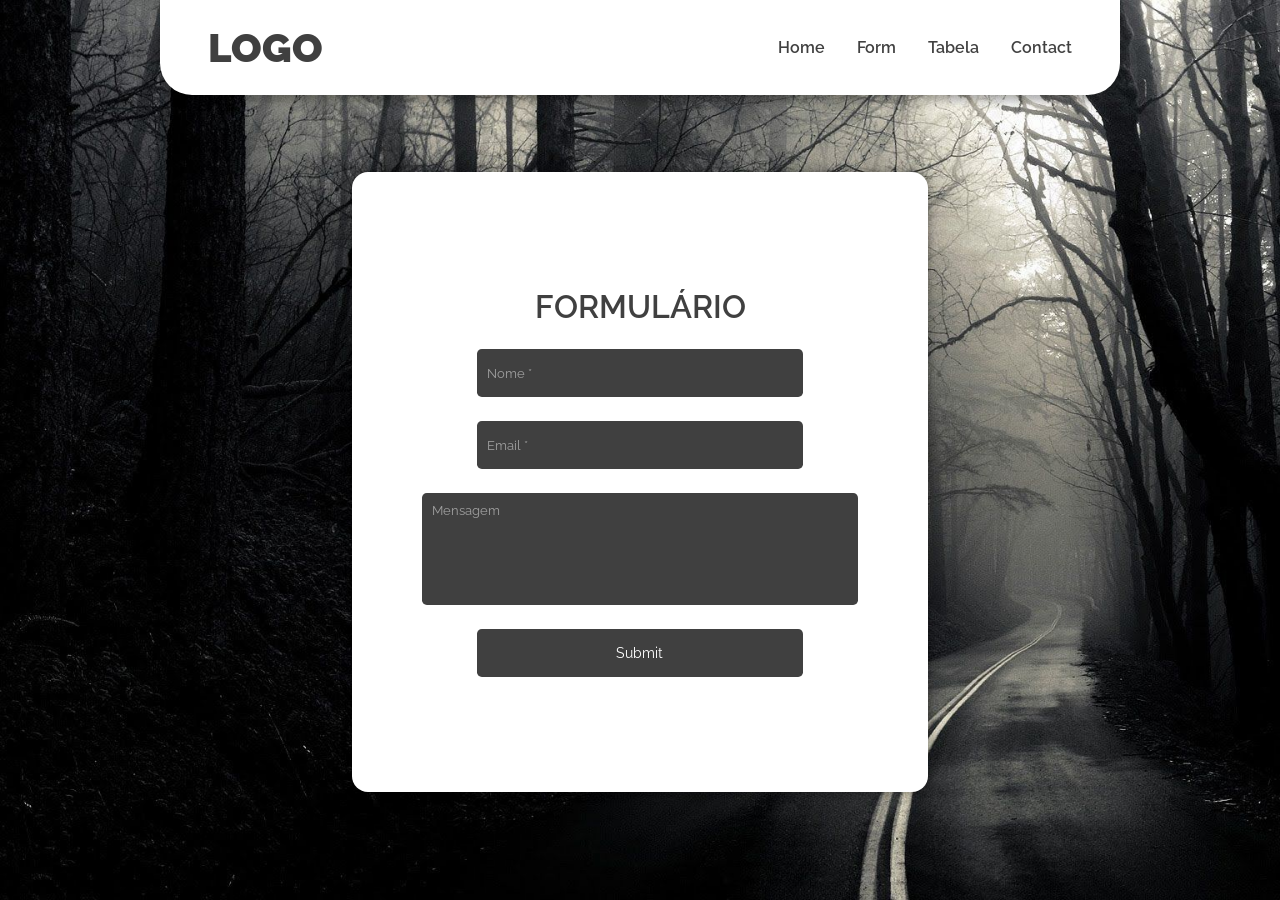
<file: form.html>
<!DOCTYPE html>
<html lang="pt-br">
<head>
    <meta charset="UTF-8">
    <meta name="viewport" content="width=device-width, initial-scale=1.0">
    <title>Teste Node</title>
    <link rel="stylesheet" href="style.css">
</head>
<body>

    <header>
        <a id="logo" href="#">LOGO</a>

        <nav id="menu">
            <a href="index.html">Home</a>
            <a href="form.html">Form</a>
            <a id="carregar-tabela" href="tabela.html">Tabela</a>
            <a href="#">Contact</a>
        </nav>
    </header>
    
    <main id="main-form">
        <form id="form">
            <h1>FORMULÁRIO</h1>
            <input required id="nome" type="text" placeholder="Nome *">
            <input required id="email" type="email" placeholder="Email *">
            <textarea id="msg" placeholder="Mensagem"></textarea>
            <input id="button" type="submit">
        </form>
    </main>

    <script src="script-form.js"></script>
</body>
</html>
</file>
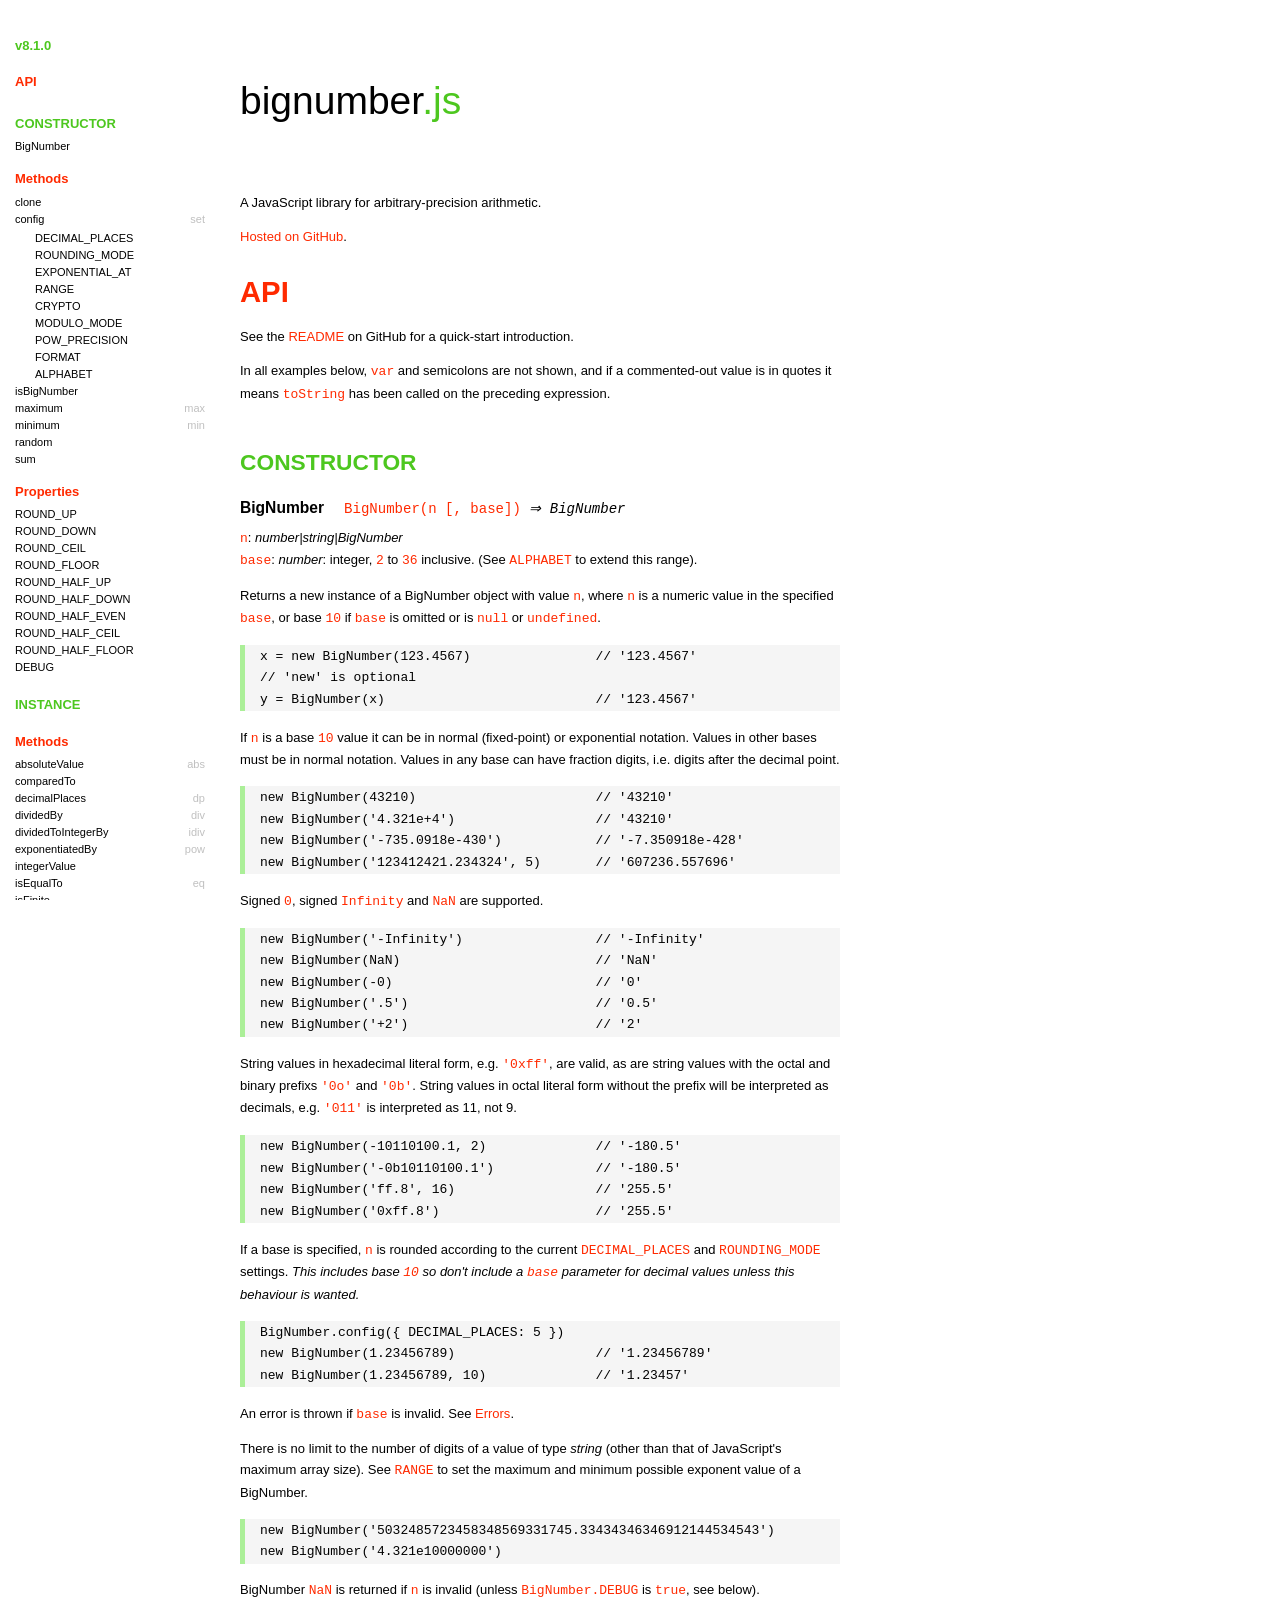
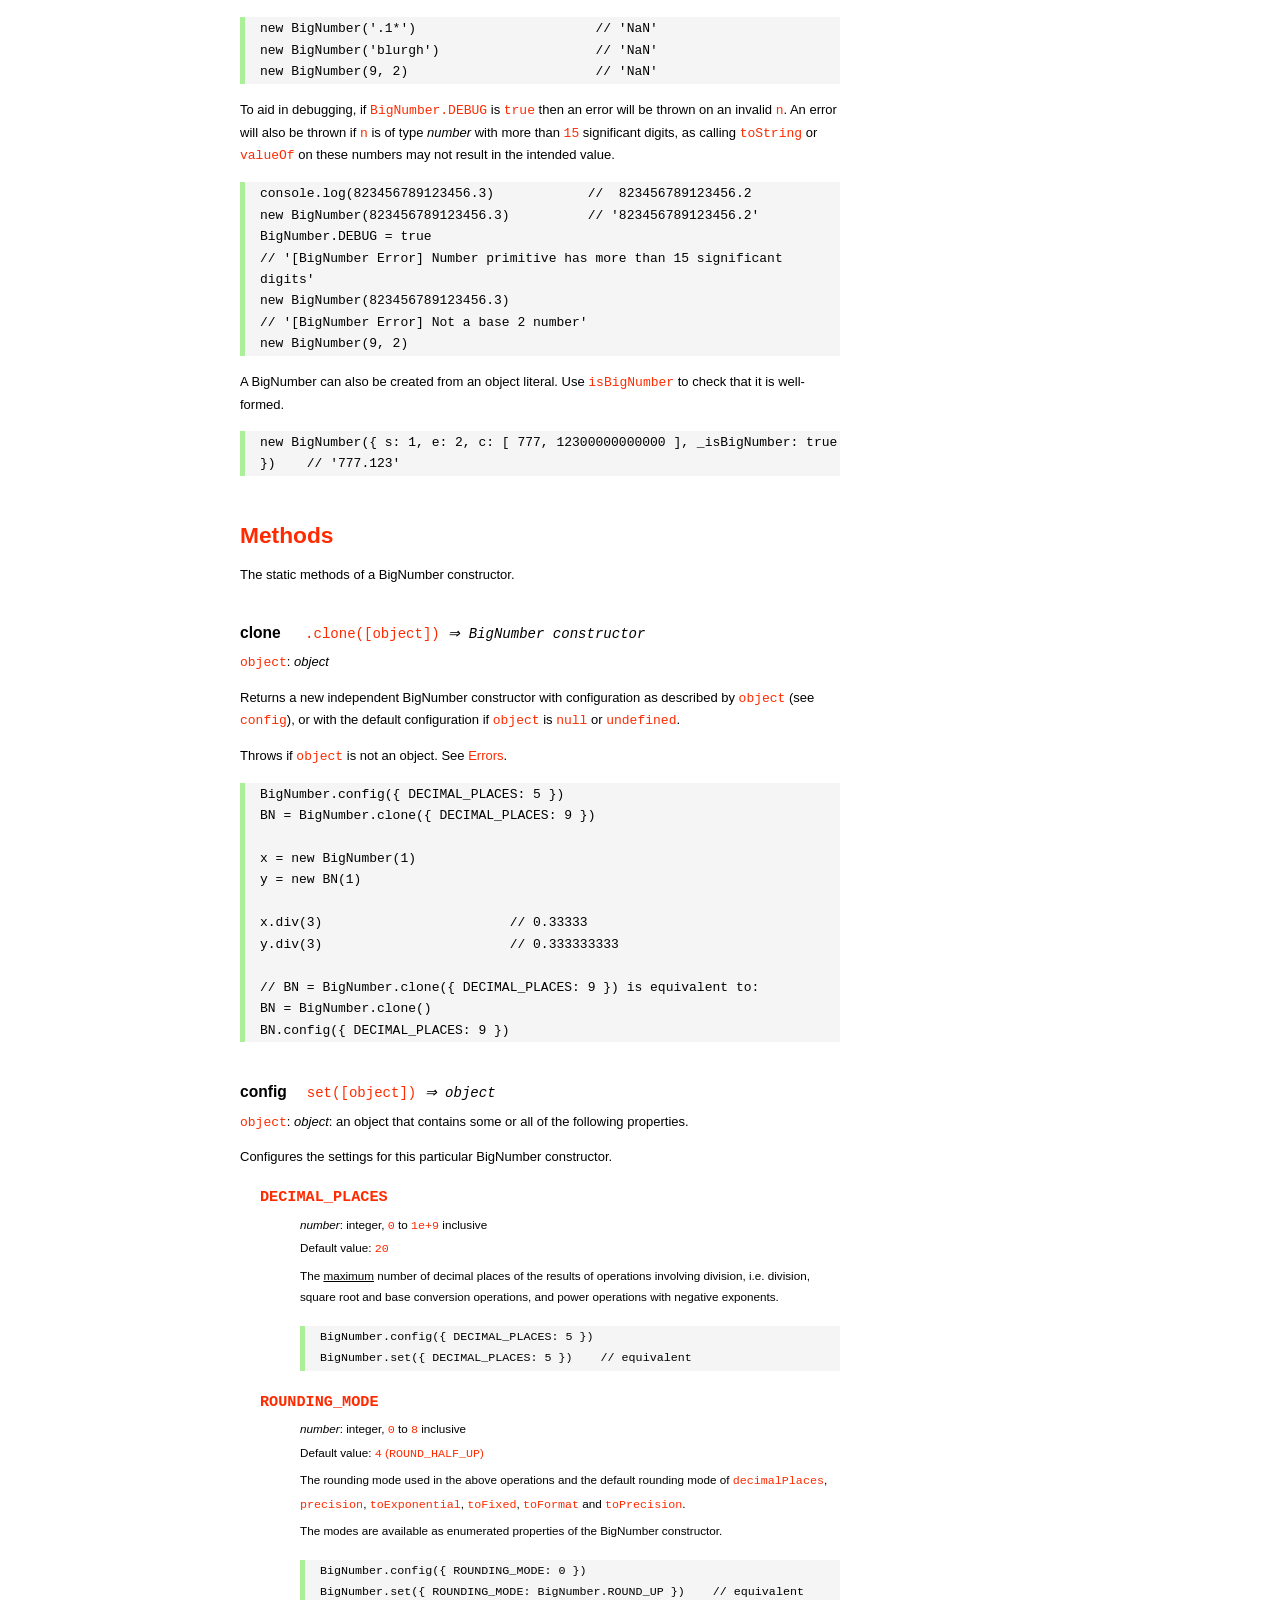
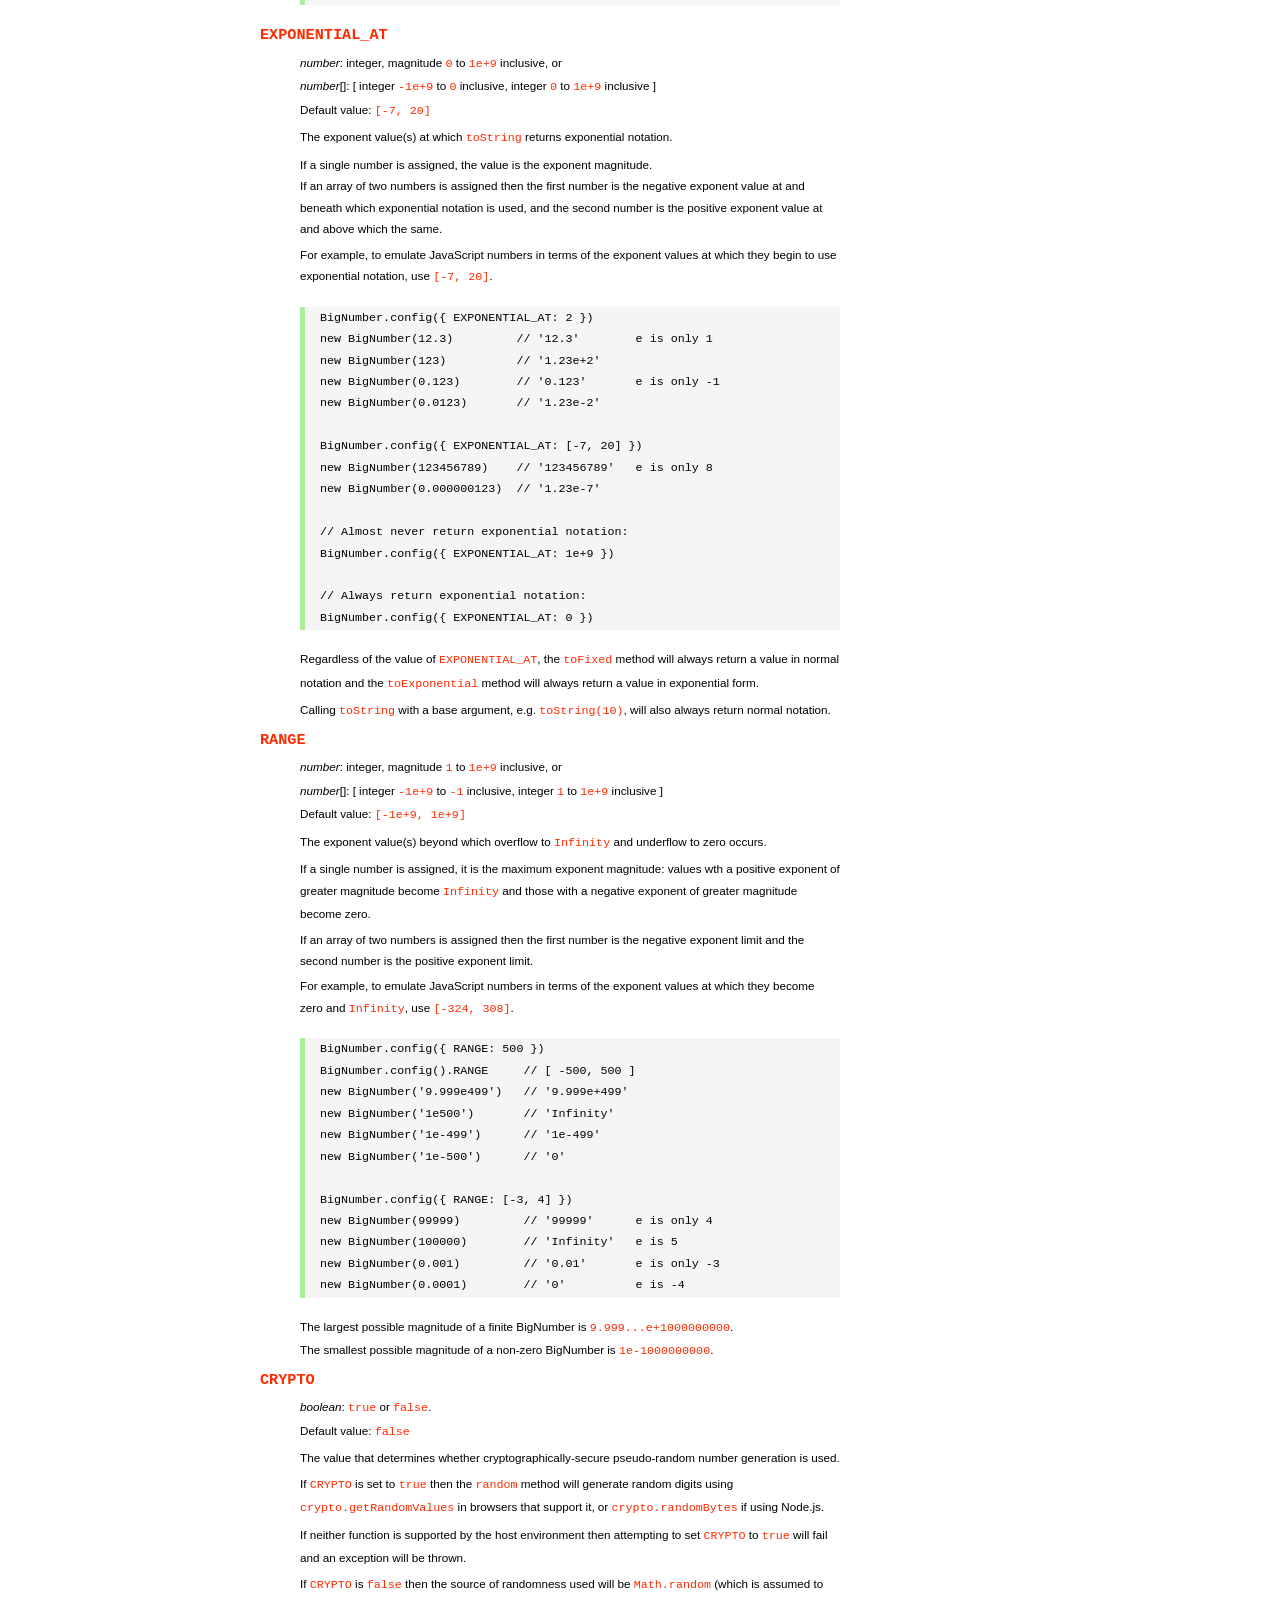
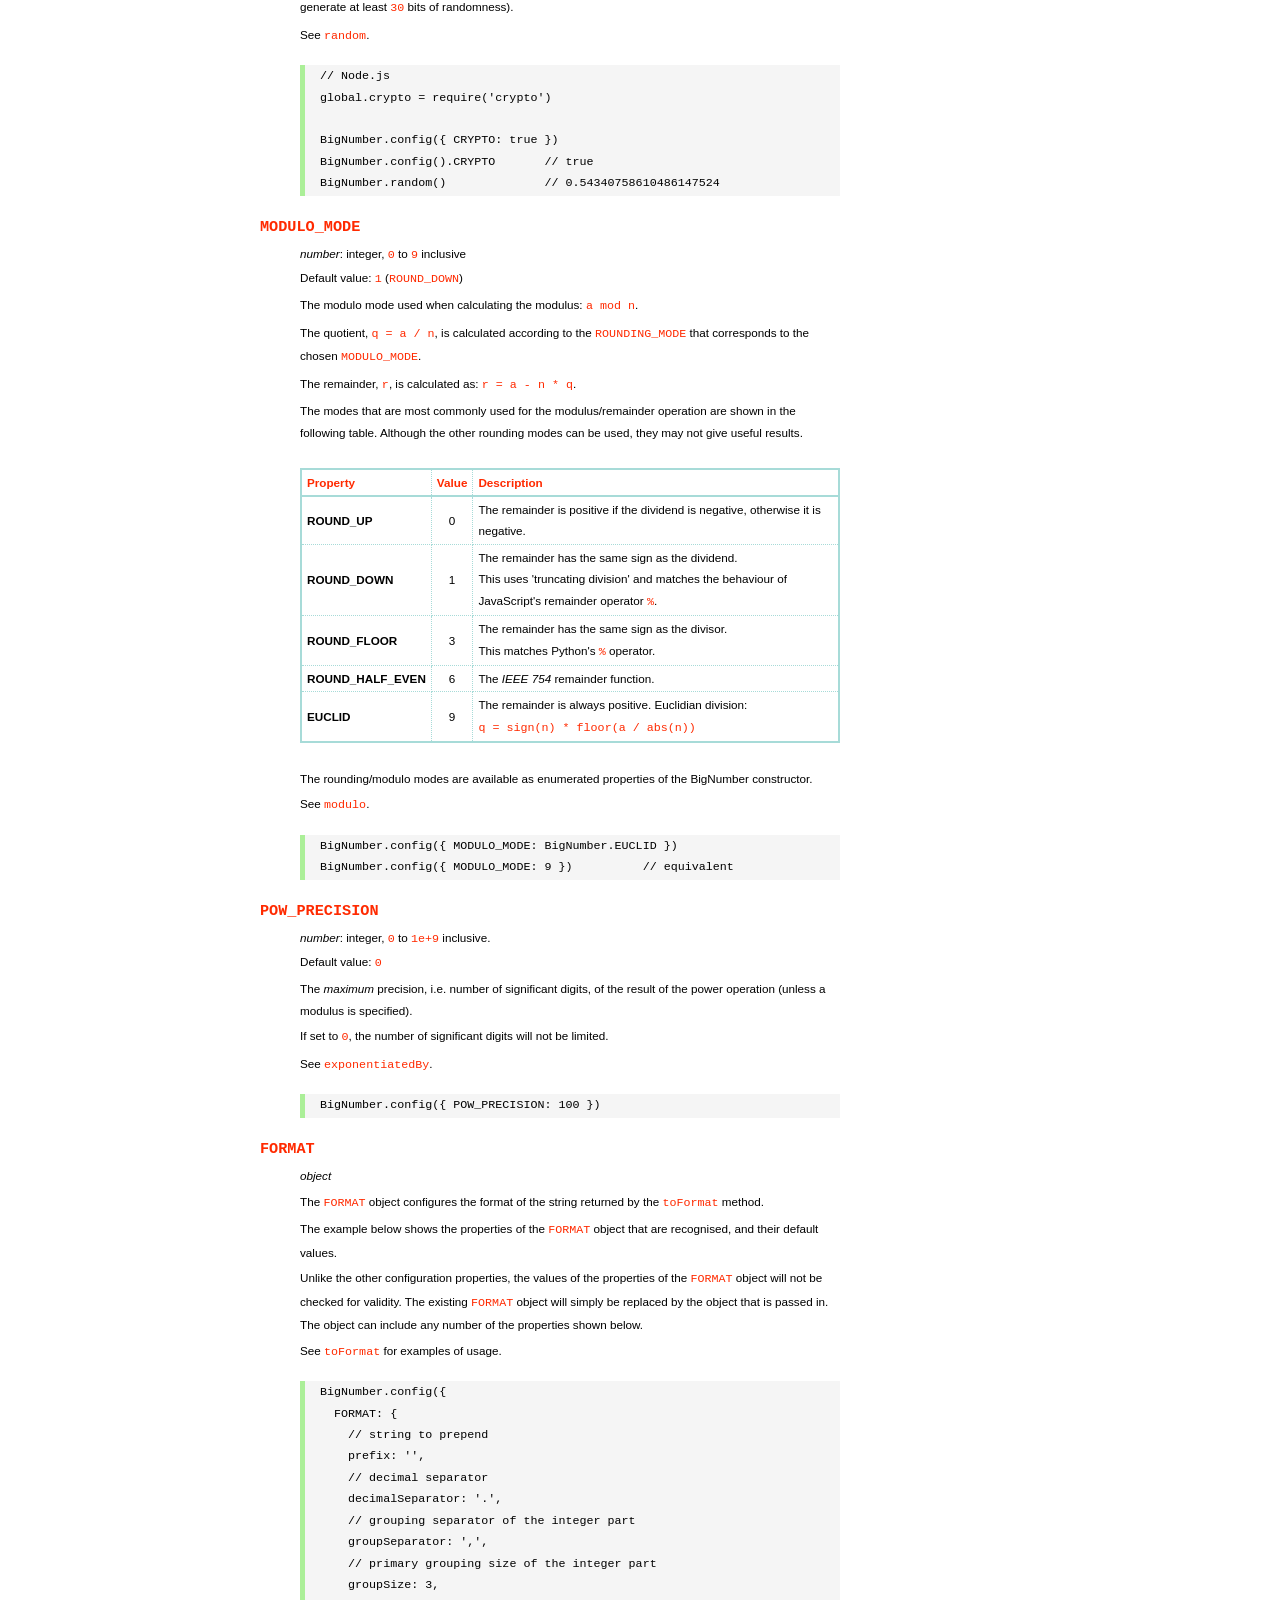
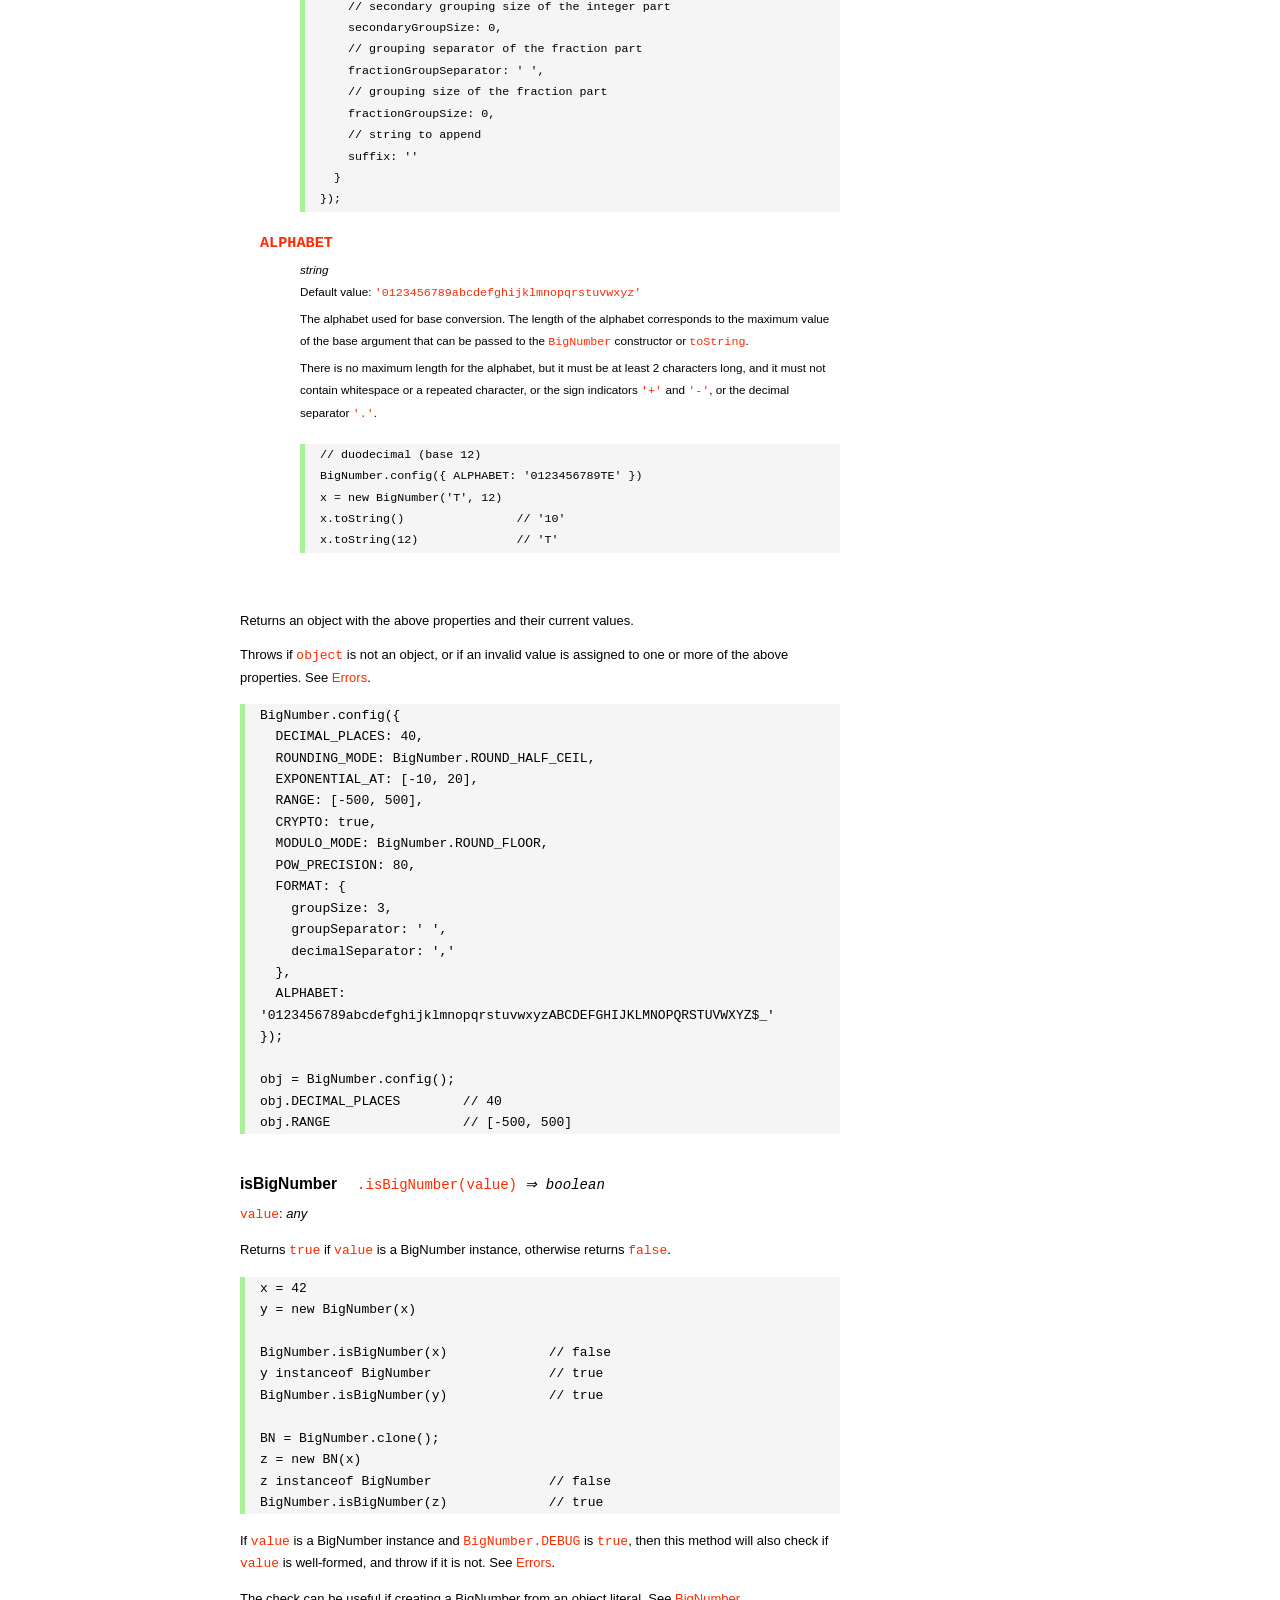
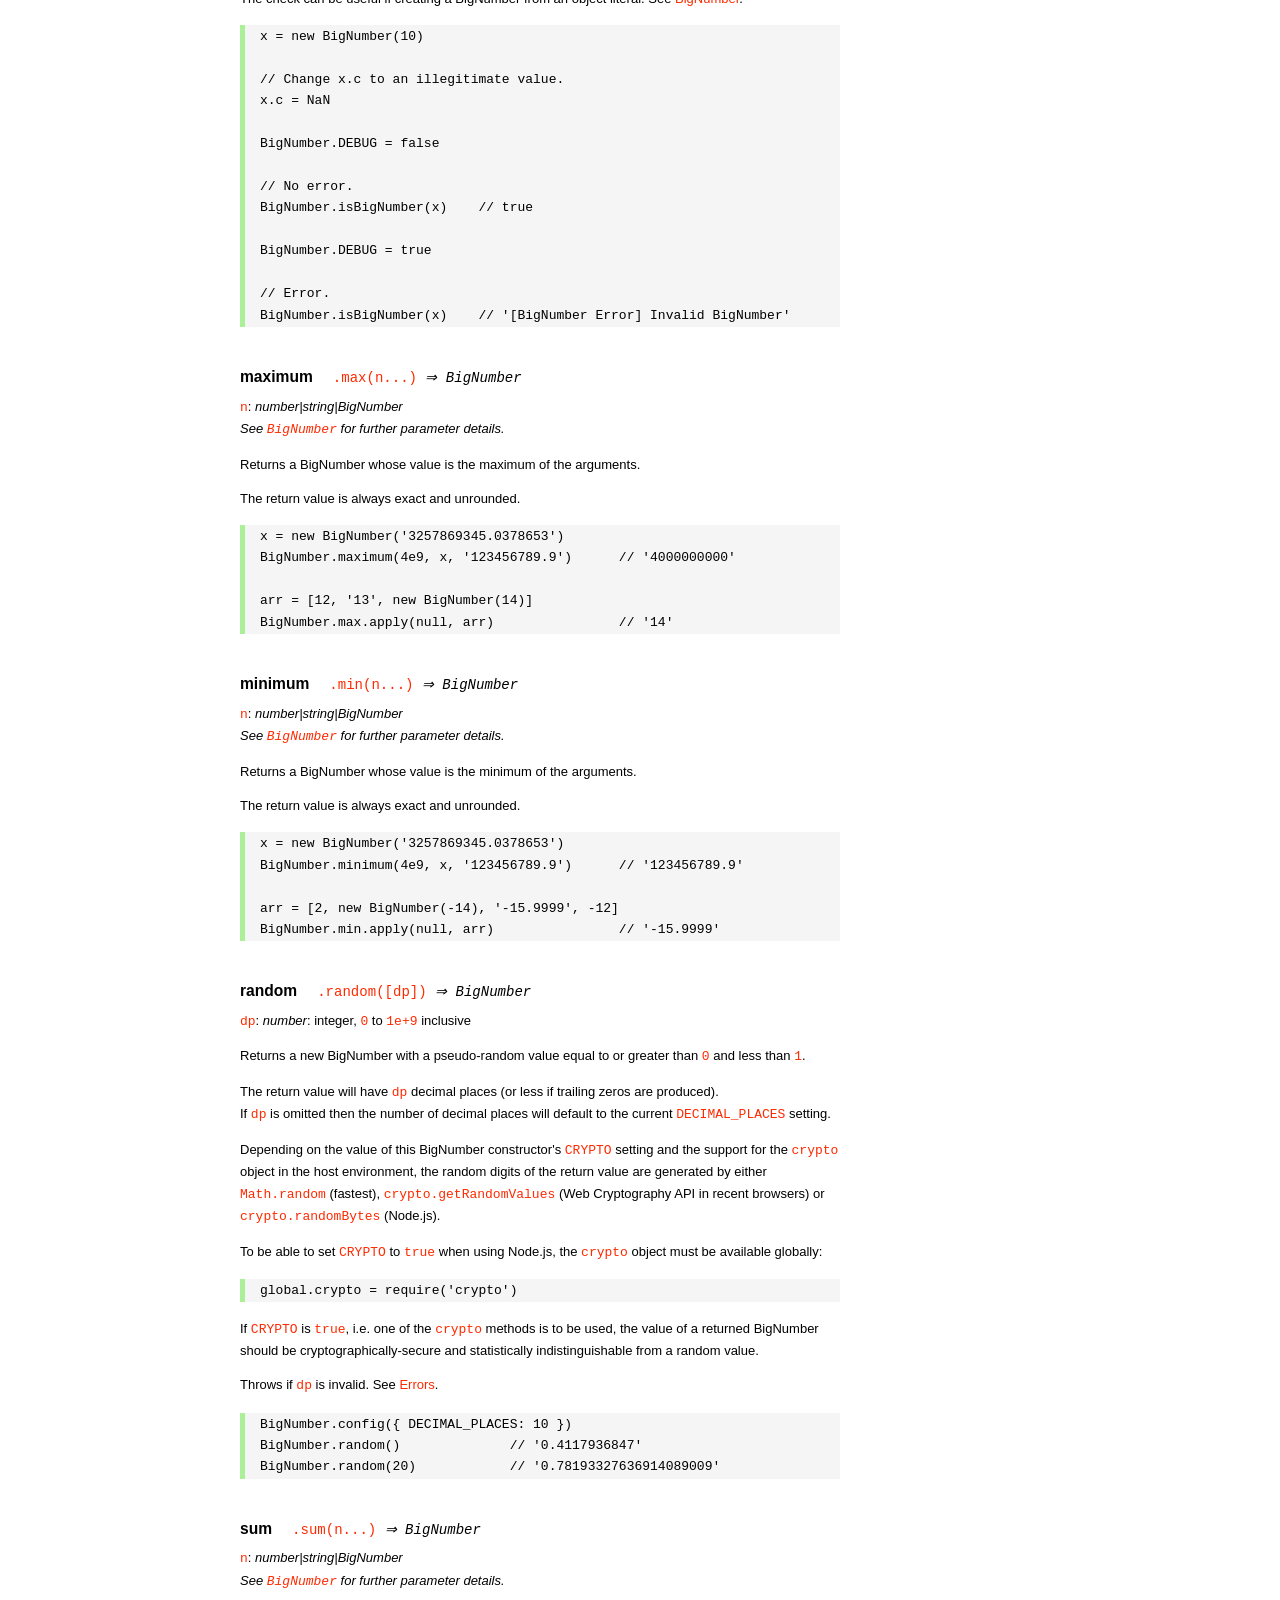
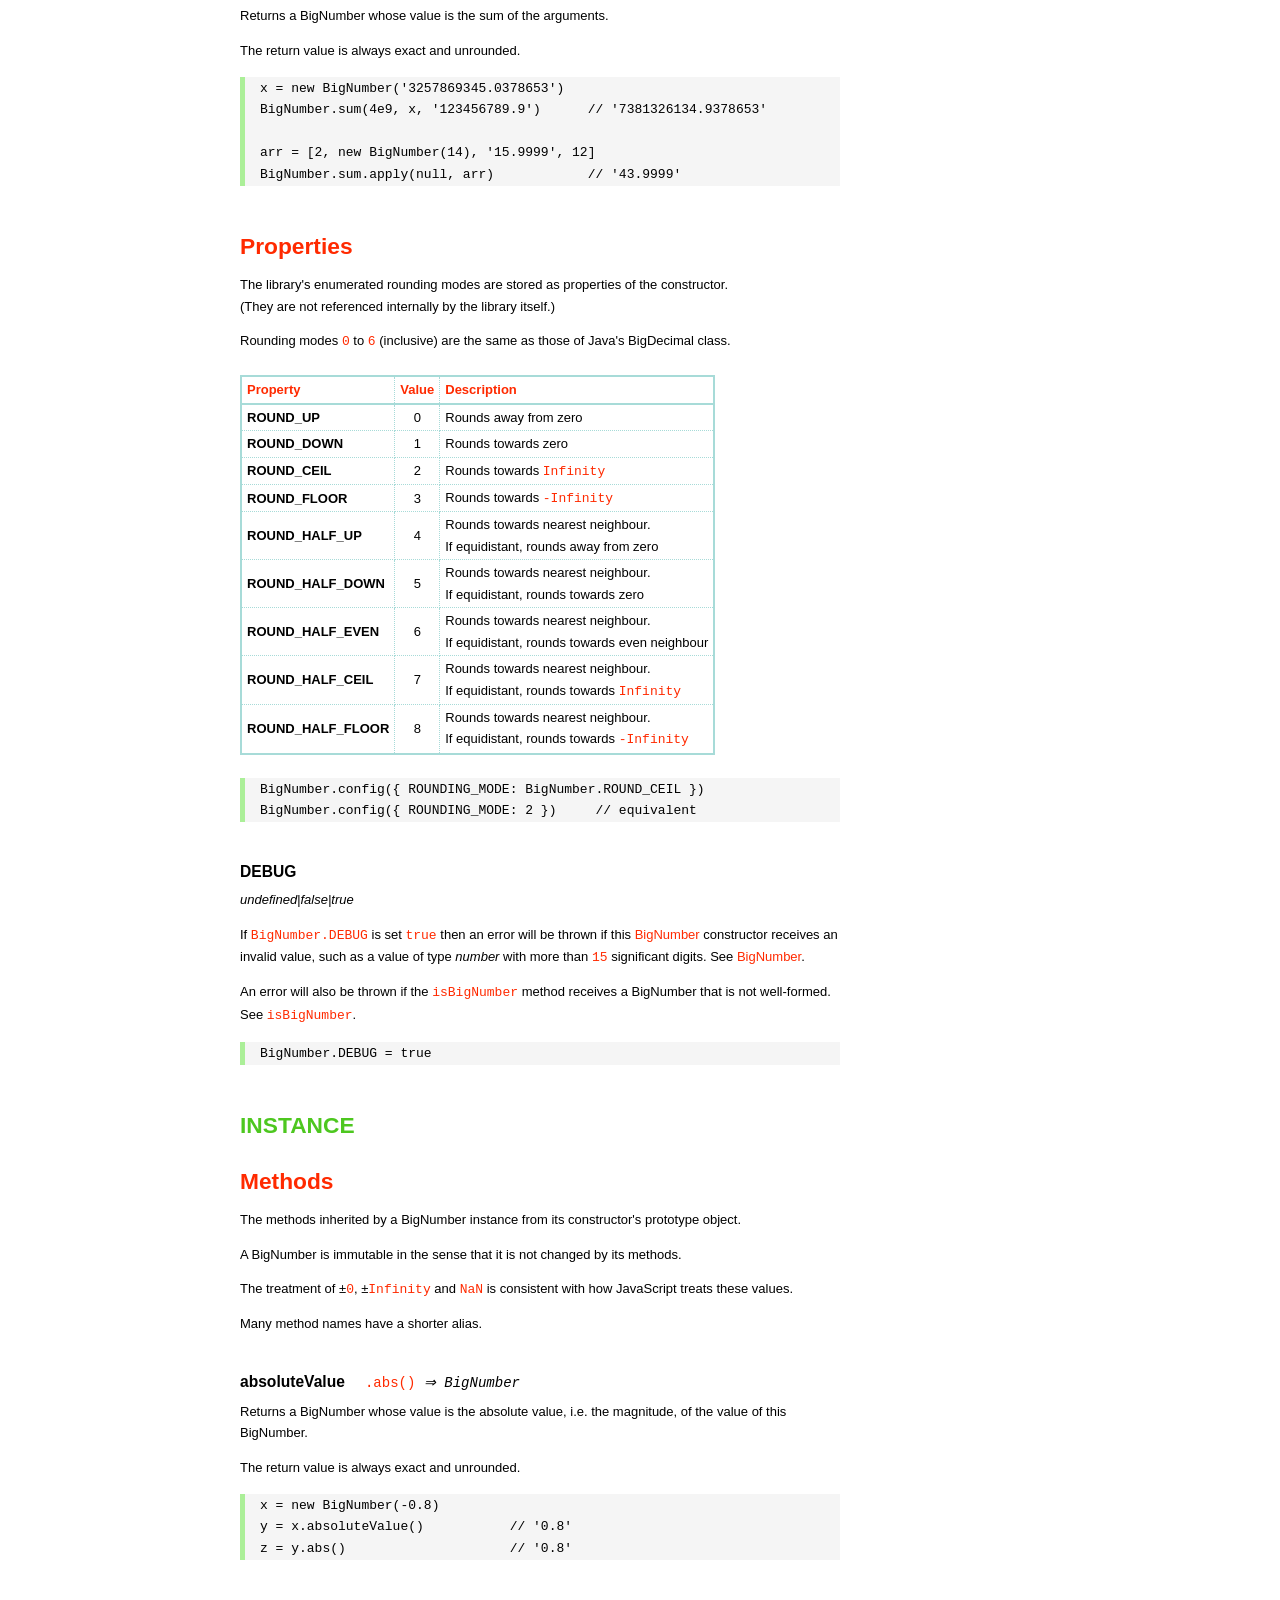
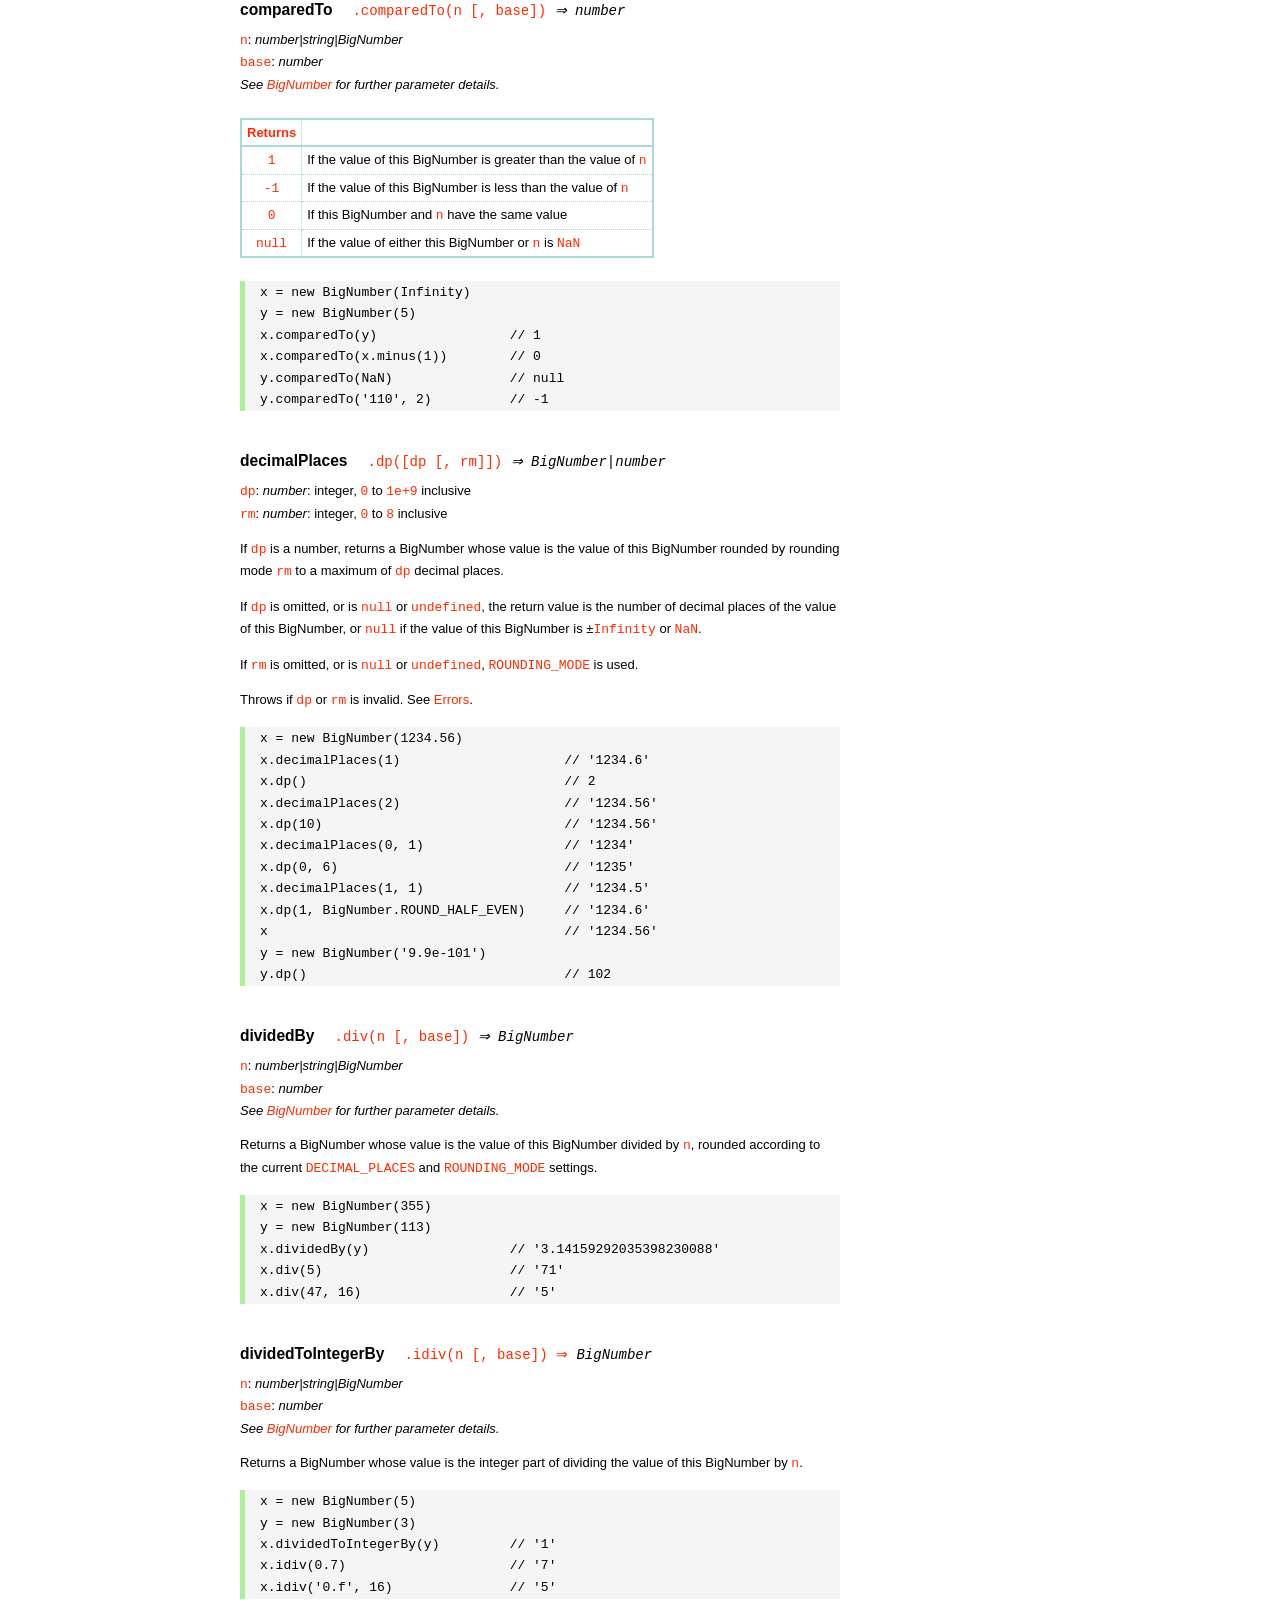
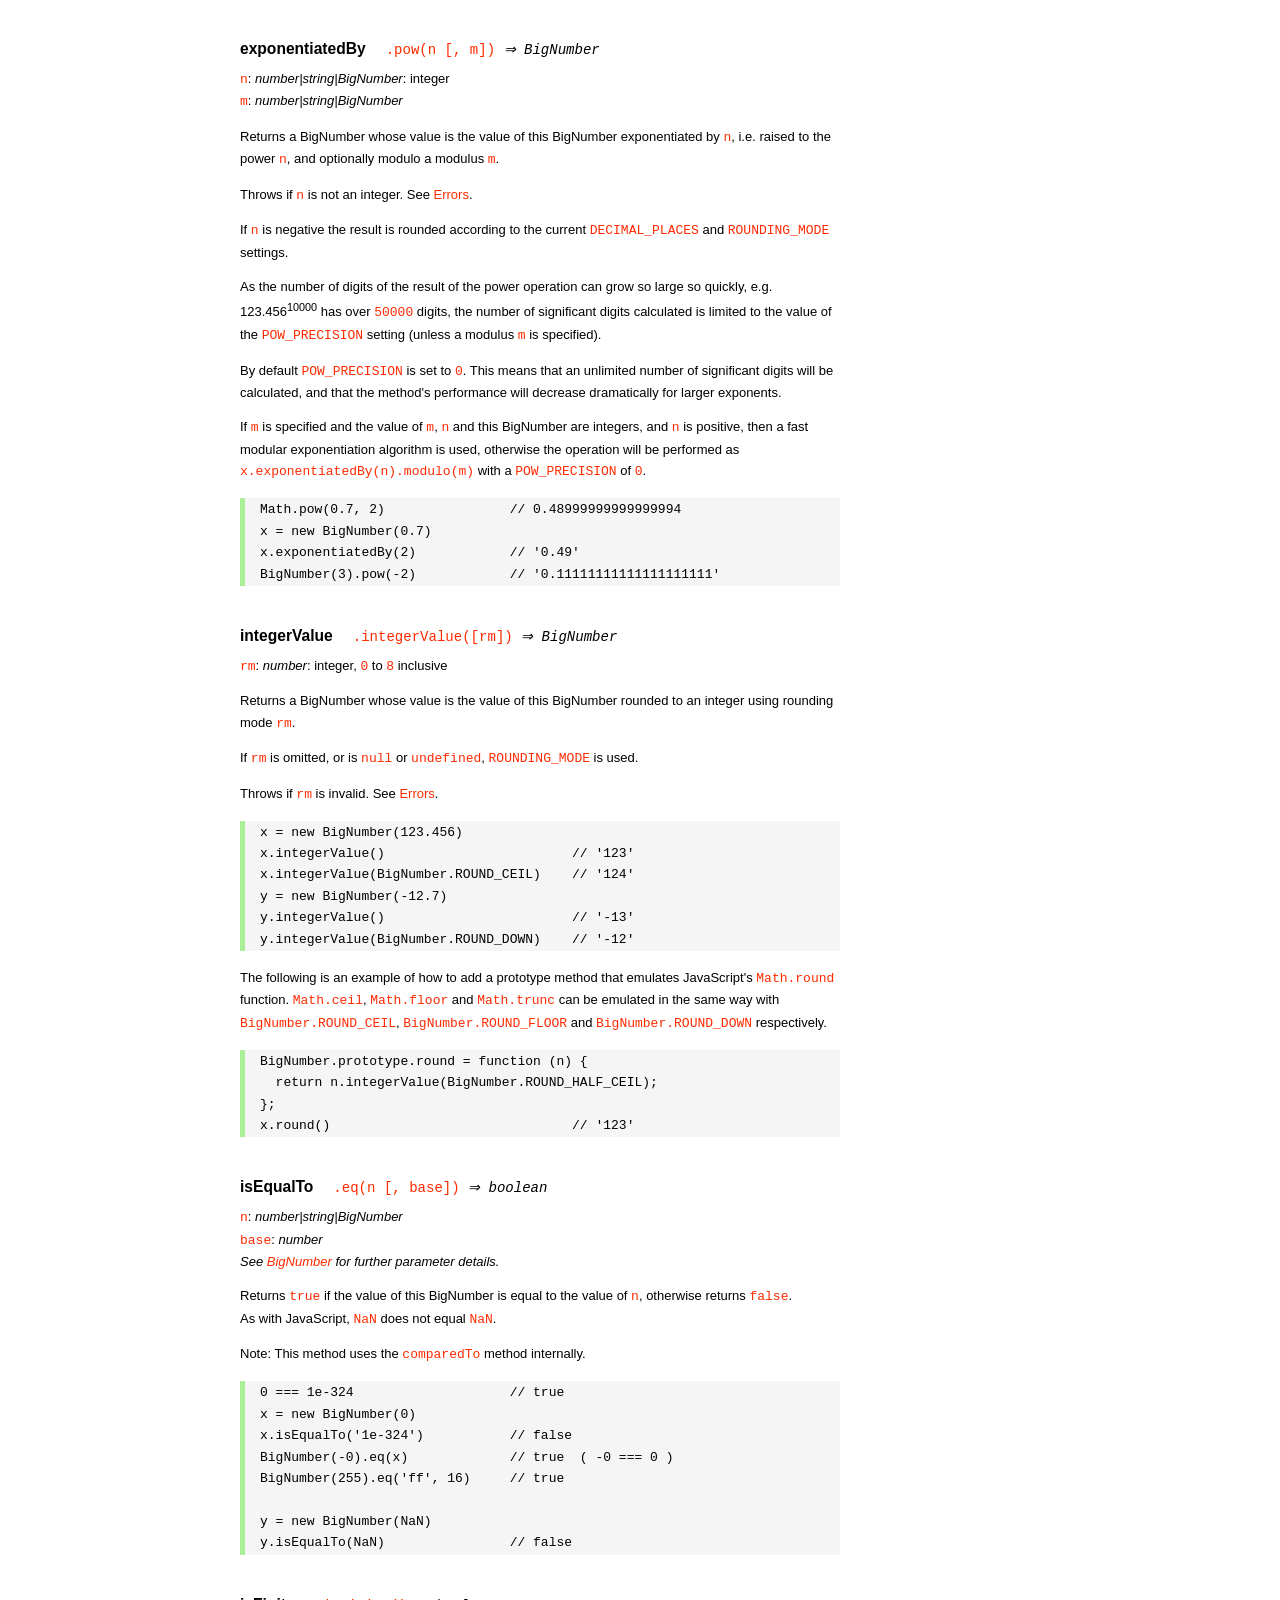
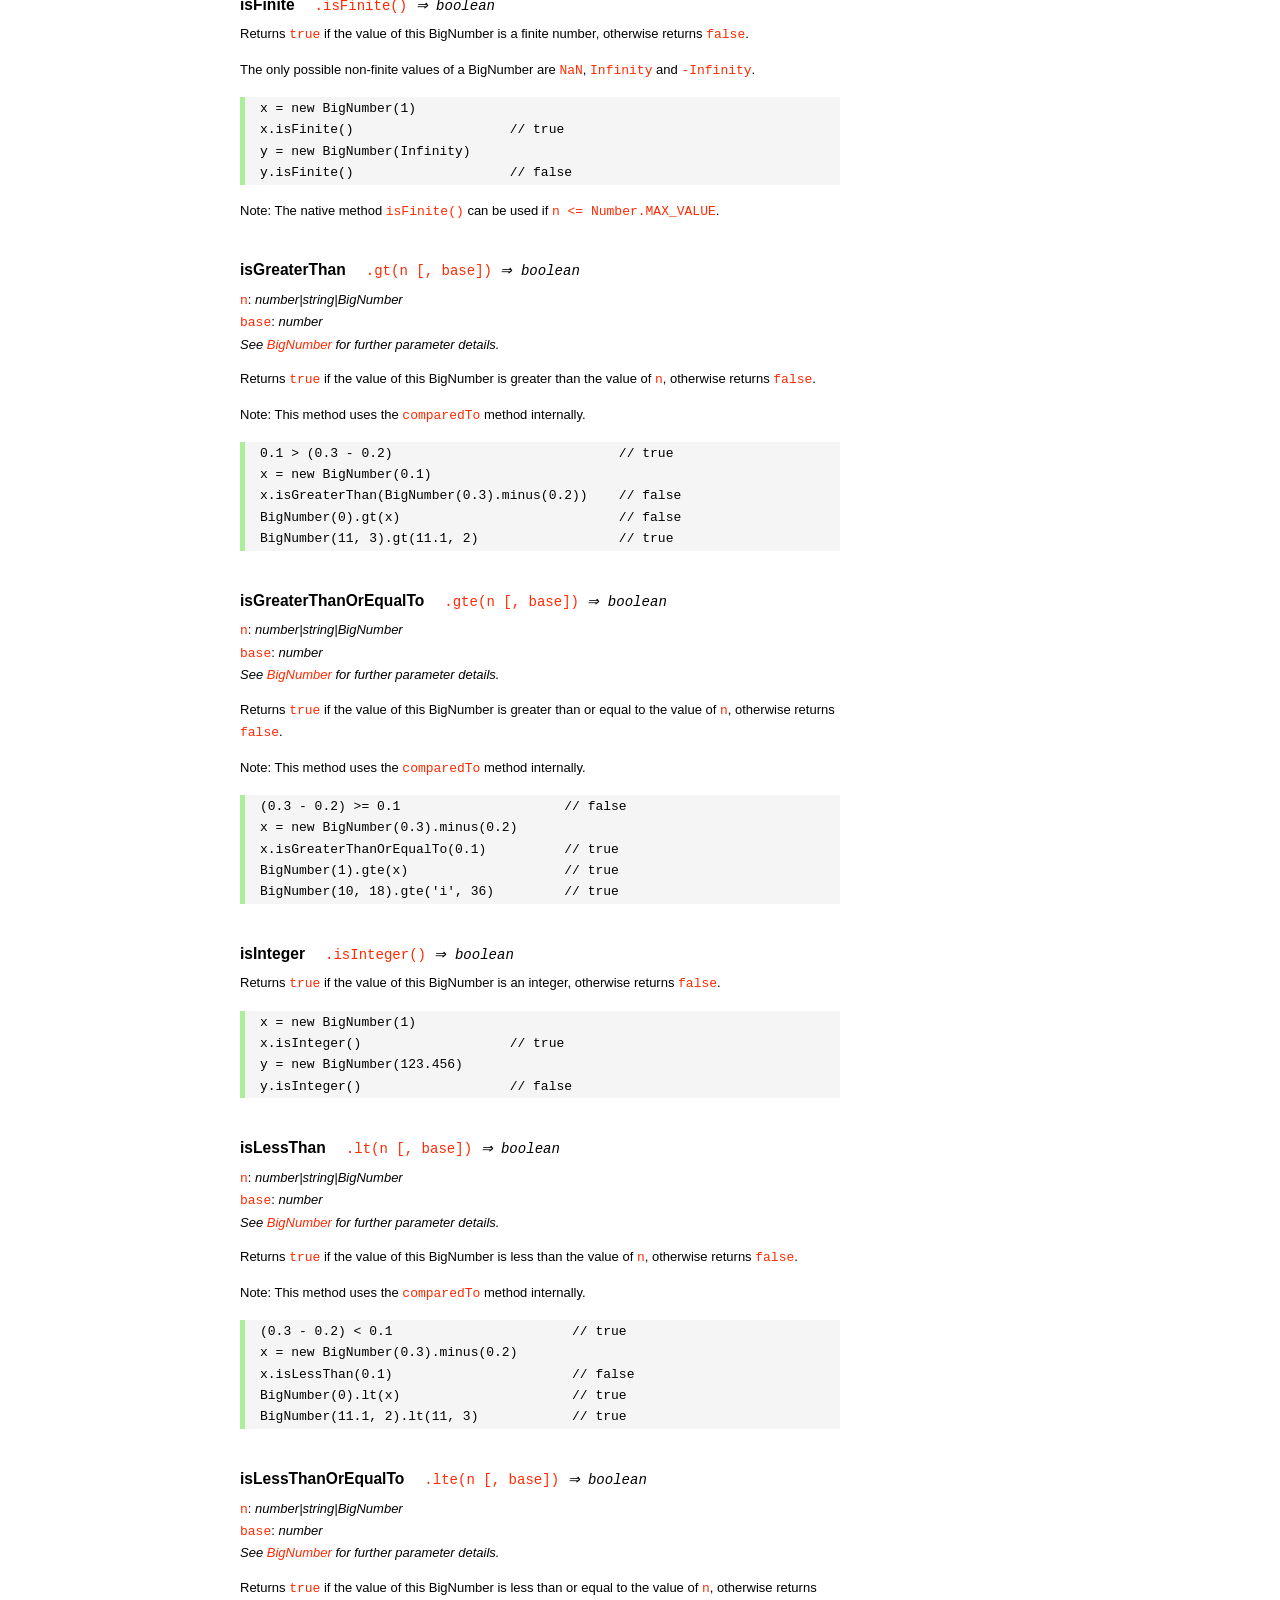
<file: node_modules/bignumber.js/doc/API.html>
<!DOCTYPE HTML>
<html>
<head>
<meta charset="utf-8">
<meta http-equiv="X-UA-Compatible" content="IE=edge">
<meta name="Author" content="M Mclaughlin">
<title>bignumber.js API</title>
<style>
html{font-size:100%}
body{background:#fff;font-family:"Helvetica Neue",Helvetica,Arial,sans-serif;font-size:13px;
  line-height:1.65em;min-height:100%;margin:0}
body,i{color:#000}
.nav{background:#fff;position:fixed;top:0;bottom:0;left:0;width:200px;overflow-y:auto;
  padding:15px 0 30px 15px}
div.container{width:600px;margin:50px 0 50px 240px}
p{margin:0 0 1em;width:600px}
pre,ul{margin:1em 0}
h1,h2,h3,h4,h5{margin:0;padding:1.5em 0 0}
h1,h2{padding:.75em 0}
h1{font:400 3em Verdana,sans-serif;color:#000;margin-bottom:1em}
h2{font-size:2.25em;color:#ff2a00}
h3{font-size:1.75em;color:#4dc71f}
h4{font-size:1.75em;color:#ff2a00;padding-bottom:.75em}
h5{font-size:1.2em;margin-bottom:.4em}
h6{font-size:1.1em;margin-bottom:0.8em;padding:0.5em 0}
dd{padding-top:.35em}
dt{padding-top:.5em}
b{font-weight:700}
dt b{font-size:1.3em}
a,a:visited{color:#ff2a00;text-decoration:none}
a:active,a:hover{outline:0;text-decoration:underline}
.nav a,.nav b,.nav a:visited{display:block;color:#ff2a00;font-weight:700; margin-top:15px}
.nav b{color:#4dc71f;margin-top:20px;cursor:default;width:auto}
ul{list-style-type:none;padding:0 0 0 20px}
.nav ul{line-height:14px;padding-left:0;margin:5px 0 0}
.nav ul a,.nav ul a:visited,span{display:inline;color:#000;font-family:Verdana,Geneva,sans-serif;
  font-size:11px;font-weight:400;margin:0}
.inset,ul.inset{margin-left:20px}
.inset{font-size:.9em}
.nav li{width:auto;margin:0 0 3px}
.alias{font-style:italic;margin-left:20px}
table{border-collapse:collapse;border-spacing:0;border:2px solid #a7dbd8;margin:1.75em 0;padding:0}
td,th{text-align:left;margin:0;padding:2px 5px;border:1px dotted #a7dbd8}
th{border-top:2px solid #a7dbd8;border-bottom:2px solid #a7dbd8;color:#ff2a00}
code,pre{font-family:Consolas, monaco, monospace;font-weight:400}
pre{background:#f5f5f5;white-space:pre-wrap;word-wrap:break-word;border-left:5px solid #abef98;
  padding:1px 0 1px 15px;margin:1.2em 0}
code,.nav-title{color:#ff2a00}
.end{margin-bottom:25px}
.centre{text-align:center}
.error-table{font-size:13px;width:100%}
#faq{margin:3em 0 0}
li span{float:right;margin-right:10px;color:#c0c0c0}
#js{font:inherit;color:#4dc71f}
</style>
</head>
<body>

  <div class="nav">

    <b>v8.1.0</b>

	<a class='nav-title' href="#">API</a>

    <b> CONSTRUCTOR </b>
    <ul>
      <li><a href="#bignumber">BigNumber</a></li>
    </ul>

    <a href="#methods">Methods</a>
    <ul>
      <li><a href="#clone">clone</a></li>
      <li><a href="#config" >config</a><span>set</span></li>
      <li>
        <ul class="inset">
          <li><a href="#decimal-places">DECIMAL_PLACES</a></li>
          <li><a href="#rounding-mode" >ROUNDING_MODE</a></li>
          <li><a href="#exponential-at">EXPONENTIAL_AT</a></li>
          <li><a href="#range"         >RANGE</a></li>
          <li><a href="#crypto"        >CRYPTO</a></li>
          <li><a href="#modulo-mode"   >MODULO_MODE</a></li>
          <li><a href="#pow-precision" >POW_PRECISION</a></li>
          <li><a href="#format"        >FORMAT</a></li>
          <li><a href="#alphabet"      >ALPHABET</a></li>
        </ul>
      </li>
      <li><a href="#isBigNumber">isBigNumber</a></li>
      <li><a href="#max"        >maximum</a><span>max</span></li>
      <li><a href="#min"        >minimum</a><span>min</span></li>
      <li><a href="#random"     >random</a></li>
      <li><a href="#sum"        >sum</a></li>
    </ul>

    <a href="#constructor-properties">Properties</a>
    <ul>
      <li><a href="#round-up"        >ROUND_UP</a></li>
      <li><a href="#round-down"      >ROUND_DOWN</a></li>
      <li><a href="#round-ceil"      >ROUND_CEIL</a></li>
      <li><a href="#round-floor"     >ROUND_FLOOR</a></li>
      <li><a href="#round-half-up"   >ROUND_HALF_UP</a></li>
      <li><a href="#round-half-down" >ROUND_HALF_DOWN</a></li>
      <li><a href="#round-half-even" >ROUND_HALF_EVEN</a></li>
      <li><a href="#round-half-ceil" >ROUND_HALF_CEIL</a></li>
      <li><a href="#round-half-floor">ROUND_HALF_FLOOR</a></li>
      <li><a href="#debug"           >DEBUG</a></li>
    </ul>

    <b> INSTANCE </b>

    <a href="#prototype-methods">Methods</a>
    <ul>
      <li><a href="#abs"    >absoluteValue         </a><span>abs</span>  </li>
      <li><a href="#cmp"    >comparedTo            </a>                  </li>
      <li><a href="#dp"     >decimalPlaces         </a><span>dp</span>   </li>
      <li><a href="#div"    >dividedBy             </a><span>div</span>  </li>
      <li><a href="#divInt" >dividedToIntegerBy    </a><span>idiv</span> </li>
      <li><a href="#pow"    >exponentiatedBy       </a><span>pow</span>  </li>
      <li><a href="#int"    >integerValue          </a>                  </li>
      <li><a href="#eq"     >isEqualTo             </a><span>eq</span>   </li>
      <li><a href="#isF"    >isFinite              </a>                  </li>
      <li><a href="#gt"     >isGreaterThan         </a><span>gt</span>   </li>
      <li><a href="#gte"    >isGreaterThanOrEqualTo</a><span>gte</span>  </li>
      <li><a href="#isInt"  >isInteger             </a>                  </li>
      <li><a href="#lt"     >isLessThan            </a><span>lt</span>   </li>
      <li><a href="#lte"    >isLessThanOrEqualTo   </a><span>lte</span>  </li>
      <li><a href="#isNaN"  >isNaN                 </a>                  </li>
      <li><a href="#isNeg"  >isNegative            </a>                  </li>
      <li><a href="#isPos"  >isPositive            </a>                  </li>
      <li><a href="#isZ"    >isZero                </a>                  </li>
      <li><a href="#minus"  >minus                 </a>                  </li>
      <li><a href="#mod"    >modulo                </a><span>mod</span>  </li>
      <li><a href="#times"  >multipliedBy          </a><span>times</span></li>
      <li><a href="#neg"    >negated               </a>                  </li>
      <li><a href="#plus"   >plus                  </a>                  </li>
      <li><a href="#sd"     >precision             </a><span>sd</span>   </li>
      <li><a href="#shift"  >shiftedBy             </a>                  </li>
      <li><a href="#sqrt"   >squareRoot            </a><span>sqrt</span> </li>
      <li><a href="#toE"    >toExponential         </a>                  </li>
      <li><a href="#toFix"  >toFixed               </a>                  </li>
      <li><a href="#toFor"  >toFormat              </a>                  </li>
      <li><a href="#toFr"   >toFraction            </a>                  </li>
      <li><a href="#toJSON" >toJSON                </a>                  </li>
      <li><a href="#toN"    >toNumber              </a>                  </li>
      <li><a href="#toP"    >toPrecision           </a>                  </li>
      <li><a href="#toS"    >toString              </a>                  </li>
      <li><a href="#valueOf">valueOf               </a>                  </li>
    </ul>

    <a href="#instance-properties">Properties</a>
    <ul>
      <li><a href="#coefficient">c: coefficient</a></li>
      <li><a href="#exponent"   >e: exponent</a></li>
      <li><a href="#sign"       >s: sign</a></li>
    </ul>

    <a href="#zero-nan-infinity">Zero, NaN &amp; Infinity</a>
    <a href="#Errors">Errors</a>
    <a href="#type-coercion">Type coercion</a>
    <a class='end' href="#faq">FAQ</a>

  </div>

  <div class="container">

    <h1>bignumber<span id='js'>.js</span></h1>

    <p>A JavaScript library for arbitrary-precision arithmetic.</p>
    <p><a href="https://github.com/MikeMcl/bignumber.js">Hosted on GitHub</a>. </p>

    <h2>API</h2>

    <p>
      See the <a href='https://github.com/MikeMcl/bignumber.js'>README</a> on GitHub for a
      quick-start introduction.
    </p>
    <p>
      In all examples below, <code>var</code> and semicolons are not shown, and if a commented-out
      value is in quotes it means <code>toString</code> has been called on the preceding expression.
    </p>


    <h3>CONSTRUCTOR</h3>


    <h5 id="bignumber">
      BigNumber<code class='inset'>BigNumber(n [, base]) <i>&rArr; BigNumber</i></code>
    </h5>
    <p>
      <code>n</code>: <i>number|string|BigNumber</i><br />
      <code>base</code>: <i>number</i>: integer, <code>2</code> to <code>36</code> inclusive. (See
      <a href='#alphabet'><code>ALPHABET</code></a> to extend this range).
    </p>
    <p>
      Returns a new instance of a BigNumber object with value <code>n</code>, where <code>n</code>
      is a numeric value in the specified <code>base</code>, or base <code>10</code> if
      <code>base</code> is omitted or is <code>null</code> or <code>undefined</code>.
    </p>
    <pre>
x = new BigNumber(123.4567)                // '123.4567'
// 'new' is optional
y = BigNumber(x)                           // '123.4567'</pre>
    <p>
      If <code>n</code> is a base <code>10</code> value it can be in normal (fixed-point) or
      exponential notation. Values in other bases must be in normal notation. Values in any base can
      have fraction digits, i.e. digits after the decimal point.
    </p>
    <pre>
new BigNumber(43210)                       // '43210'
new BigNumber('4.321e+4')                  // '43210'
new BigNumber('-735.0918e-430')            // '-7.350918e-428'
new BigNumber('123412421.234324', 5)       // '607236.557696'</pre>
    <p>
      Signed <code>0</code>, signed <code>Infinity</code> and <code>NaN</code> are supported.
    </p>
    <pre>
new BigNumber('-Infinity')                 // '-Infinity'
new BigNumber(NaN)                         // 'NaN'
new BigNumber(-0)                          // '0'
new BigNumber('.5')                        // '0.5'
new BigNumber('+2')                        // '2'</pre>
    <p>
      String values in hexadecimal literal form, e.g. <code>'0xff'</code>, are valid, as are
      string values with the octal and binary prefixs <code>'0o'</code> and <code>'0b'</code>.
      String values in octal literal form without the prefix will be interpreted as
      decimals, e.g. <code>'011'</code> is interpreted as 11, not 9.
    </p>
    <pre>
new BigNumber(-10110100.1, 2)              // '-180.5'
new BigNumber('-0b10110100.1')             // '-180.5'
new BigNumber('ff.8', 16)                  // '255.5'
new BigNumber('0xff.8')                    // '255.5'</pre>
    <p>
      If a base is specified, <code>n</code> is rounded according to the current
      <a href='#decimal-places'><code>DECIMAL_PLACES</code></a> and
      <a href='#rounding-mode'><code>ROUNDING_MODE</code></a> settings. <em>This includes base
      <code>10</code> so don't include a <code>base</code> parameter for decimal values unless
      this behaviour is wanted.</em>
    </p>
    <pre>BigNumber.config({ DECIMAL_PLACES: 5 })
new BigNumber(1.23456789)                  // '1.23456789'
new BigNumber(1.23456789, 10)              // '1.23457'</pre>
    <p>An error is thrown if <code>base</code> is invalid. See <a href='#Errors'>Errors</a>.</p>
    <p>
      There is no limit to the number of digits of a value of type <em>string</em> (other than
      that of JavaScript's maximum array size). See <a href='#range'><code>RANGE</code></a> to set
      the maximum and minimum possible exponent value of a BigNumber.
    </p>
    <pre>
new BigNumber('5032485723458348569331745.33434346346912144534543')
new BigNumber('4.321e10000000')</pre>
    <p>BigNumber <code>NaN</code> is returned if <code>n</code> is invalid
    (unless <code>BigNumber.DEBUG</code> is <code>true</code>, see below).</p>
    <pre>
new BigNumber('.1*')                       // 'NaN'
new BigNumber('blurgh')                    // 'NaN'
new BigNumber(9, 2)                        // 'NaN'</pre>
    <p>
      To aid in debugging, if <code>BigNumber.DEBUG</code> is <code>true</code> then an error will
      be thrown on an invalid <code>n</code>. An error will also be thrown if <code>n</code> is of
      type <em>number</em> with more than <code>15</code> significant digits, as calling
      <code><a href='#toS'>toString</a></code> or <code><a href='#valueOf'>valueOf</a></code> on
      these numbers may not result in the intended value.
    </p>
      <pre>
console.log(823456789123456.3)            //  823456789123456.2
new BigNumber(823456789123456.3)          // '823456789123456.2'
BigNumber.DEBUG = true
// '[BigNumber Error] Number primitive has more than 15 significant digits'
new BigNumber(823456789123456.3)
// '[BigNumber Error] Not a base 2 number'
new BigNumber(9, 2)</pre>
    <p>
      A BigNumber can also be created from an object literal.
      Use <code><a href='#isBigNumber'>isBigNumber</a></code> to check that it is well-formed.
    </p>
    <pre>new BigNumber({ s: 1, e: 2, c: [ 777, 12300000000000 ], _isBigNumber: true })    // '777.123'</pre>




    <h4 id="methods">Methods</h4>
     <p>The static methods of a BigNumber constructor.</p>




    <h5 id="clone">clone
      <code class='inset'>.clone([object]) <i>&rArr; BigNumber constructor</i></code>
    </h5>
    <p><code>object</code>: <i>object</i></p>
    <p>
      Returns a new independent BigNumber constructor with configuration as described by
      <code>object</code> (see <a href='#config'><code>config</code></a>), or with the default
      configuration if <code>object</code> is <code>null</code> or <code>undefined</code>.
    </p>
    <p>
      Throws if <code>object</code> is not an object. See <a href='#Errors'>Errors</a>.
    </p>
    <pre>BigNumber.config({ DECIMAL_PLACES: 5 })
BN = BigNumber.clone({ DECIMAL_PLACES: 9 })

x = new BigNumber(1)
y = new BN(1)

x.div(3)                        // 0.33333
y.div(3)                        // 0.333333333

// BN = BigNumber.clone({ DECIMAL_PLACES: 9 }) is equivalent to:
BN = BigNumber.clone()
BN.config({ DECIMAL_PLACES: 9 })</pre>



    <h5 id="config">config<code class='inset'>set([object]) <i>&rArr; object</i></code></h5>
    <p>
      <code>object</code>: <i>object</i>: an object that contains some or all of the following
      properties.
    </p>
    <p>Configures the settings for this particular BigNumber constructor.</p>

    <dl class='inset'>
      <dt id="decimal-places"><code><b>DECIMAL_PLACES</b></code></dt>
      <dd>
        <i>number</i>: integer, <code>0</code> to <code>1e+9</code> inclusive<br />
        Default value: <code>20</code>
      </dd>
      <dd>
        The <u>maximum</u> number of decimal places of the results of operations involving
        division, i.e. division, square root and base conversion operations, and power
        operations with negative exponents.<br />
      </dd>
      <dd>
      <pre>BigNumber.config({ DECIMAL_PLACES: 5 })
BigNumber.set({ DECIMAL_PLACES: 5 })    // equivalent</pre>
      </dd>



      <dt id="rounding-mode"><code><b>ROUNDING_MODE</b></code></dt>
      <dd>
        <i>number</i>: integer, <code>0</code> to <code>8</code> inclusive<br />
        Default value: <code>4</code> <a href="#round-half-up">(<code>ROUND_HALF_UP</code>)</a>
      </dd>
      <dd>
        The rounding mode used in the above operations and the default rounding mode of
        <a href='#dp'><code>decimalPlaces</code></a>,
        <a href='#sd'><code>precision</code></a>,
        <a href='#toE'><code>toExponential</code></a>,
        <a href='#toFix'><code>toFixed</code></a>,
        <a href='#toFor'><code>toFormat</code></a> and
        <a href='#toP'><code>toPrecision</code></a>.
      </dd>
      <dd>The modes are available as enumerated properties of the BigNumber constructor.</dd>
       <dd>
      <pre>BigNumber.config({ ROUNDING_MODE: 0 })
BigNumber.set({ ROUNDING_MODE: BigNumber.ROUND_UP })    // equivalent</pre>
        </dd>



      <dt id="exponential-at"><code><b>EXPONENTIAL_AT</b></code></dt>
      <dd>
        <i>number</i>: integer, magnitude <code>0</code> to <code>1e+9</code> inclusive, or
        <br />
        <i>number</i>[]: [ integer <code>-1e+9</code> to <code>0</code> inclusive, integer
        <code>0</code> to <code>1e+9</code> inclusive ]<br />
        Default value: <code>[-7, 20]</code>
      </dd>
      <dd>
        The exponent value(s) at which <code>toString</code> returns exponential notation.
      </dd>
      <dd>
        If a single number is assigned, the value is the exponent magnitude.<br />
        If an array of two numbers is assigned then the first number is the negative exponent
        value at and beneath which exponential notation is used, and the second number is the
        positive exponent value at and above which the same.
      </dd>
      <dd>
        For example, to emulate JavaScript numbers in terms of the exponent values at which they
        begin to use exponential notation, use <code>[-7, 20]</code>.
      </dd>
      <dd>
      <pre>BigNumber.config({ EXPONENTIAL_AT: 2 })
new BigNumber(12.3)         // '12.3'        e is only 1
new BigNumber(123)          // '1.23e+2'
new BigNumber(0.123)        // '0.123'       e is only -1
new BigNumber(0.0123)       // '1.23e-2'

BigNumber.config({ EXPONENTIAL_AT: [-7, 20] })
new BigNumber(123456789)    // '123456789'   e is only 8
new BigNumber(0.000000123)  // '1.23e-7'

// Almost never return exponential notation:
BigNumber.config({ EXPONENTIAL_AT: 1e+9 })

// Always return exponential notation:
BigNumber.config({ EXPONENTIAL_AT: 0 })</pre>
      </dd>
      <dd>
        Regardless of the value of <code>EXPONENTIAL_AT</code>, the <code>toFixed</code> method
        will always return a value in normal notation and the <code>toExponential</code> method
        will always return a value in exponential form.
      </dd>
      <dd>
        Calling <code>toString</code> with a base argument, e.g. <code>toString(10)</code>, will
        also always return normal notation.
      </dd>



      <dt id="range"><code><b>RANGE</b></code></dt>
      <dd>
        <i>number</i>: integer, magnitude <code>1</code> to <code>1e+9</code> inclusive, or
        <br />
        <i>number</i>[]: [ integer <code>-1e+9</code> to <code>-1</code> inclusive, integer
        <code>1</code> to <code>1e+9</code> inclusive ]<br />
        Default value: <code>[-1e+9, 1e+9]</code>
      </dd>
      <dd>
        The exponent value(s) beyond which overflow to <code>Infinity</code> and underflow to
        zero occurs.
      </dd>
      <dd>
        If a single number is assigned, it is the maximum exponent magnitude: values wth a
        positive exponent of greater magnitude become <code>Infinity</code> and those with a
        negative exponent of greater magnitude become zero.
      <dd>
        If an array of two numbers is assigned then the first number is the negative exponent
        limit and the second number is the positive exponent limit.
      </dd>
      <dd>
        For example, to emulate JavaScript numbers in terms of the exponent values at which they
        become zero and <code>Infinity</code>, use <code>[-324, 308]</code>.
      </dd>
      <dd>
      <pre>BigNumber.config({ RANGE: 500 })
BigNumber.config().RANGE     // [ -500, 500 ]
new BigNumber('9.999e499')   // '9.999e+499'
new BigNumber('1e500')       // 'Infinity'
new BigNumber('1e-499')      // '1e-499'
new BigNumber('1e-500')      // '0'

BigNumber.config({ RANGE: [-3, 4] })
new BigNumber(99999)         // '99999'      e is only 4
new BigNumber(100000)        // 'Infinity'   e is 5
new BigNumber(0.001)         // '0.01'       e is only -3
new BigNumber(0.0001)        // '0'          e is -4</pre>
      </dd>
      <dd>
        The largest possible magnitude of a finite BigNumber is
        <code>9.999...e+1000000000</code>.<br />
        The smallest possible magnitude of a non-zero BigNumber is <code>1e-1000000000</code>.
      </dd>



      <dt id="crypto"><code><b>CRYPTO</b></code></dt>
      <dd>
        <i>boolean</i>: <code>true</code> or <code>false</code>.<br />
        Default value: <code>false</code>
      </dd>
      <dd>
        The value that determines whether cryptographically-secure pseudo-random number
        generation is used.
      </dd>
      <dd>
        If <code>CRYPTO</code> is set to <code>true</code> then the
        <a href='#random'><code>random</code></a> method will generate random digits using
        <code>crypto.getRandomValues</code> in browsers that support it, or
        <code>crypto.randomBytes</code> if using Node.js.
      </dd>
      <dd>
        If neither function is supported by the host environment then attempting to set
        <code>CRYPTO</code> to <code>true</code> will fail and an exception will be thrown.
      </dd>
      <dd>
        If <code>CRYPTO</code> is <code>false</code> then the source of randomness used will be
        <code>Math.random</code> (which is assumed to generate at least <code>30</code> bits of
        randomness).
      </dd>
      <dd>See <a href='#random'><code>random</code></a>.</dd>
      <dd>
      <pre>
// Node.js
global.crypto = require('crypto')

BigNumber.config({ CRYPTO: true })
BigNumber.config().CRYPTO       // true
BigNumber.random()              // 0.54340758610486147524</pre>
      </dd>



      <dt id="modulo-mode"><code><b>MODULO_MODE</b></code></dt>
      <dd>
        <i>number</i>: integer, <code>0</code> to <code>9</code> inclusive<br />
        Default value: <code>1</code> (<a href="#round-down"><code>ROUND_DOWN</code></a>)
      </dd>
      <dd>The modulo mode used when calculating the modulus: <code>a mod n</code>.</dd>
      <dd>
        The quotient, <code>q = a / n</code>, is calculated according to the
        <a href='#rounding-mode'><code>ROUNDING_MODE</code></a> that corresponds to the chosen
        <code>MODULO_MODE</code>.
      </dd>
      <dd>The remainder, <code>r</code>, is calculated as: <code>r = a - n * q</code>.</dd>
      <dd>
        The modes that are most commonly used for the modulus/remainder operation are shown in
        the following table. Although the other rounding modes can be used, they may not give
        useful results.
      </dd>
      <dd>
        <table>
          <tr><th>Property</th><th>Value</th><th>Description</th></tr>
          <tr>
            <td><b>ROUND_UP</b></td><td class='centre'>0</td>
            <td>
              The remainder is positive if the dividend is negative, otherwise it is negative.
            </td>
          </tr>
          <tr>
            <td><b>ROUND_DOWN</b></td><td class='centre'>1</td>
            <td>
              The remainder has the same sign as the dividend.<br />
              This uses 'truncating division' and matches the behaviour of JavaScript's
              remainder operator <code>%</code>.
            </td>
          </tr>
          <tr>
            <td><b>ROUND_FLOOR</b></td><td class='centre'>3</td>
            <td>
              The remainder has the same sign as the divisor.<br />
              This matches Python's <code>%</code> operator.
            </td>
          </tr>
          <tr>
            <td><b>ROUND_HALF_EVEN</b></td><td class='centre'>6</td>
            <td>The <i>IEEE 754</i> remainder function.</td>
          </tr>
           <tr>
             <td><b>EUCLID</b></td><td class='centre'>9</td>
             <td>
               The remainder is always positive. Euclidian division: <br />
               <code>q = sign(n) * floor(a / abs(n))</code>
             </td>
           </tr>
        </table>
      </dd>
      <dd>
        The rounding/modulo modes are available as enumerated properties of the BigNumber
        constructor.
      </dd>
      <dd>See <a href='#mod'><code>modulo</code></a>.</dd>
      <dd>
        <pre>BigNumber.config({ MODULO_MODE: BigNumber.EUCLID })
BigNumber.config({ MODULO_MODE: 9 })          // equivalent</pre>
      </dd>



      <dt id="pow-precision"><code><b>POW_PRECISION</b></code></dt>
      <dd>
        <i>number</i>: integer, <code>0</code> to <code>1e+9</code> inclusive.<br />
        Default value: <code>0</code>
      </dd>
      <dd>
        The <i>maximum</i> precision, i.e. number of significant digits, of the result of the power
        operation (unless a modulus is specified).
      </dd>
      <dd>If set to <code>0</code>, the number of significant digits will not be limited.</dd>
      <dd>See <a href='#pow'><code>exponentiatedBy</code></a>.</dd>
      <dd><pre>BigNumber.config({ POW_PRECISION: 100 })</pre></dd>



      <dt id="format"><code><b>FORMAT</b></code></dt>
      <dd><i>object</i></dd>
      <dd>
        The <code>FORMAT</code> object configures the format of the string returned by the
        <a href='#toFor'><code>toFormat</code></a> method.
      </dd>
      <dd>
        The example below shows the properties of the <code>FORMAT</code> object that are
        recognised, and their default values.
      </dd>
      <dd>
         Unlike the other configuration properties, the values of the properties of the
         <code>FORMAT</code> object will not be checked for validity. The existing
         <code>FORMAT</code> object will simply be replaced by the object that is passed in.
         The object can include any number of the properties shown below.
      </dd>
      <dd>See <a href='#toFor'><code>toFormat</code></a> for examples of usage.</dd>
      <dd>
      <pre>
BigNumber.config({
  FORMAT: {
    // string to prepend
    prefix: '',
    // decimal separator
    decimalSeparator: '.',
    // grouping separator of the integer part
    groupSeparator: ',',
    // primary grouping size of the integer part
    groupSize: 3,
    // secondary grouping size of the integer part
    secondaryGroupSize: 0,
    // grouping separator of the fraction part
    fractionGroupSeparator: ' ',
    // grouping size of the fraction part
    fractionGroupSize: 0,
    // string to append
    suffix: ''
  }
});</pre>
      </dd>



      <dt id="alphabet"><code><b>ALPHABET</b></code></dt>
      <dd>
        <i>string</i><br />
        Default value: <code>'0123456789abcdefghijklmnopqrstuvwxyz'</code>
      </dd>
      <dd>
        The alphabet used for base conversion. The length of the alphabet corresponds to the
        maximum value of the base argument that can be passed to the
        <a href='#bignumber'><code>BigNumber</code></a> constructor or
        <a href='#toS'><code>toString</code></a>.
      </dd>
      <dd>
        There is no maximum length for the alphabet, but it must be at least 2 characters long, and
        it must not contain whitespace or a repeated character, or the sign indicators
        <code>'+'</code> and <code>'-'</code>, or the decimal separator <code>'.'</code>.
      </dd>
      <dd>
        <pre>// duodecimal (base 12)
BigNumber.config({ ALPHABET: '0123456789TE' })
x = new BigNumber('T', 12)
x.toString()                // '10'
x.toString(12)              // 'T'</pre>
      </dd>



    </dl>
    <br /><br />
    <p>Returns an object with the above properties and their current values.</p>
    <p>
      Throws if <code>object</code> is not an object, or if an invalid value is assigned to
      one or more of the above properties. See <a href='#Errors'>Errors</a>.
    </p>
    <pre>
BigNumber.config({
  DECIMAL_PLACES: 40,
  ROUNDING_MODE: BigNumber.ROUND_HALF_CEIL,
  EXPONENTIAL_AT: [-10, 20],
  RANGE: [-500, 500],
  CRYPTO: true,
  MODULO_MODE: BigNumber.ROUND_FLOOR,
  POW_PRECISION: 80,
  FORMAT: {
    groupSize: 3,
    groupSeparator: ' ',
    decimalSeparator: ','
  },
  ALPHABET: '0123456789abcdefghijklmnopqrstuvwxyzABCDEFGHIJKLMNOPQRSTUVWXYZ$_'
});

obj = BigNumber.config();
obj.DECIMAL_PLACES        // 40
obj.RANGE                 // [-500, 500]</pre>



    <h5 id="isBigNumber">
      isBigNumber<code class='inset'>.isBigNumber(value) <i>&rArr; boolean</i></code>
    </h5>
    <p><code>value</code>: <i>any</i><br /></p>
    <p>
      Returns <code>true</code> if <code>value</code> is a BigNumber instance, otherwise returns
      <code>false</code>.
    </p>
    <pre>x = 42
y = new BigNumber(x)

BigNumber.isBigNumber(x)             // false
y instanceof BigNumber               // true
BigNumber.isBigNumber(y)             // true

BN = BigNumber.clone();
z = new BN(x)
z instanceof BigNumber               // false
BigNumber.isBigNumber(z)             // true</pre>
    <p>
      If <code>value</code> is a BigNumber instance and <code>BigNumber.DEBUG</code> is <code>true</code>,
      then this method will also check if <code>value</code> is well-formed, and throw if it is not.
      See <a href='#Errors'>Errors</a>.
    </p>
    <p>
      The check can be useful if creating a BigNumber from an object literal.
      See <a href='#bignumber'>BigNumber</a>.
    </p>
    <pre>
x = new BigNumber(10)

// Change x.c to an illegitimate value.
x.c = NaN

BigNumber.DEBUG = false

// No error.
BigNumber.isBigNumber(x)    // true

BigNumber.DEBUG = true

// Error.
BigNumber.isBigNumber(x)    // '[BigNumber Error] Invalid BigNumber'</pre>



    <h5 id="max">maximum<code class='inset'>.max(n...) <i>&rArr; BigNumber</i></code></h5>
    <p>
      <code>n</code>: <i>number|string|BigNumber</i><br />
      <i>See <code><a href="#bignumber">BigNumber</a></code> for further parameter details.</i>
    </p>
    <p>
      Returns a BigNumber whose value is the maximum of the arguments.
    </p>
    <p>The return value is always exact and unrounded.</p>
    <pre>x = new BigNumber('3257869345.0378653')
BigNumber.maximum(4e9, x, '123456789.9')      // '4000000000'

arr = [12, '13', new BigNumber(14)]
BigNumber.max.apply(null, arr)                // '14'</pre>



    <h5 id="min">minimum<code class='inset'>.min(n...) <i>&rArr; BigNumber</i></code></h5>
    <p>
      <code>n</code>: <i>number|string|BigNumber</i><br />
      <i>See <code><a href="#bignumber">BigNumber</a></code> for further parameter details.</i>
    </p>
    <p>
      Returns a BigNumber whose value is the minimum of the arguments.
    </p>
    <p>The return value is always exact and unrounded.</p>
    <pre>x = new BigNumber('3257869345.0378653')
BigNumber.minimum(4e9, x, '123456789.9')      // '123456789.9'

arr = [2, new BigNumber(-14), '-15.9999', -12]
BigNumber.min.apply(null, arr)                // '-15.9999'</pre>



    <h5 id="random">
      random<code class='inset'>.random([dp]) <i>&rArr; BigNumber</i></code>
    </h5>
    <p><code>dp</code>: <i>number</i>: integer, <code>0</code> to <code>1e+9</code> inclusive</p>
    <p>
      Returns a new BigNumber with a pseudo-random value equal to or greater than <code>0</code> and
      less than <code>1</code>.
    </p>
    <p>
      The return value will have <code>dp</code> decimal places (or less if trailing zeros are
      produced).<br />
      If <code>dp</code> is omitted then the number of decimal places will default to the current
      <a href='#decimal-places'><code>DECIMAL_PLACES</code></a> setting.
    </p>
    <p>
      Depending on the value of this BigNumber constructor's
      <a href='#crypto'><code>CRYPTO</code></a> setting and the support for the
      <code>crypto</code> object in the host environment, the random digits of the return value are
      generated by either <code>Math.random</code> (fastest), <code>crypto.getRandomValues</code>
      (Web Cryptography API in recent browsers) or <code>crypto.randomBytes</code> (Node.js).
    </p>
    <p>
      To be able to set <a href='#crypto'><code>CRYPTO</code></a> to <code>true</code> when using
      Node.js, the <code>crypto</code> object must be available globally:
    </p>
    <pre>global.crypto = require('crypto')</pre>
    <p>
      If <a href='#crypto'><code>CRYPTO</code></a> is <code>true</code>, i.e. one of the
      <code>crypto</code> methods is to be used, the value of a returned BigNumber should be
      cryptographically-secure and statistically indistinguishable from a random value.
    </p>
    <p>
      Throws if <code>dp</code> is invalid. See <a href='#Errors'>Errors</a>.
    </p>
    <pre>BigNumber.config({ DECIMAL_PLACES: 10 })
BigNumber.random()              // '0.4117936847'
BigNumber.random(20)            // '0.78193327636914089009'</pre>



    <h5 id="sum">sum<code class='inset'>.sum(n...) <i>&rArr; BigNumber</i></code></h5>
    <p>
      <code>n</code>: <i>number|string|BigNumber</i><br />
      <i>See <code><a href="#bignumber">BigNumber</a></code> for further parameter details.</i>
    </p>
    <p>Returns a BigNumber whose value is the sum of the arguments.</p>
    <p>The return value is always exact and unrounded.</p>
    <pre>x = new BigNumber('3257869345.0378653')
BigNumber.sum(4e9, x, '123456789.9')      // '7381326134.9378653'

arr = [2, new BigNumber(14), '15.9999', 12]
BigNumber.sum.apply(null, arr)            // '43.9999'</pre>



    <h4 id="constructor-properties">Properties</h4>
    <p>
      The library's enumerated rounding modes are stored as properties of the constructor.<br />
      (They are not referenced internally by the library itself.)
    </p>
    <p>
      Rounding modes <code>0</code> to <code>6</code> (inclusive) are the same as those of Java's
      BigDecimal class.
    </p>
    <table>
      <tr>
        <th>Property</th>
        <th>Value</th>
        <th>Description</th>
      </tr>
      <tr>
        <td id="round-up"><b>ROUND_UP</b></td>
        <td class='centre'>0</td>
        <td>Rounds away from zero</td>
      </tr>
      <tr>
        <td id="round-down"><b>ROUND_DOWN</b></td>
        <td class='centre'>1</td>
        <td>Rounds towards zero</td>
      </tr>
      <tr>
        <td id="round-ceil"><b>ROUND_CEIL</b></td>
        <td class='centre'>2</td>
        <td>Rounds towards <code>Infinity</code></td>
      </tr>
      <tr>
        <td id="round-floor"><b>ROUND_FLOOR</b></td>
        <td class='centre'>3</td>
        <td>Rounds towards <code>-Infinity</code></td>
      </tr>
      <tr>
        <td id="round-half-up"><b>ROUND_HALF_UP</b></td>
        <td class='centre'>4</td>
        <td>
          Rounds towards nearest neighbour.<br />
          If equidistant, rounds away from zero
        </td>
      </tr>
      <tr>
        <td id="round-half-down"><b>ROUND_HALF_DOWN</b></td>
        <td class='centre'>5</td>
        <td>
          Rounds towards nearest neighbour.<br />
          If equidistant, rounds towards zero
        </td>
      </tr>
      <tr>
        <td id="round-half-even"><b>ROUND_HALF_EVEN</b></td>
        <td class='centre'>6</td>
        <td>
          Rounds towards nearest neighbour.<br />
          If equidistant, rounds towards even neighbour
        </td>
      </tr>
      <tr>
        <td id="round-half-ceil"><b>ROUND_HALF_CEIL</b></td>
        <td class='centre'>7</td>
        <td>
          Rounds towards nearest neighbour.<br />
          If equidistant, rounds towards <code>Infinity</code>
        </td>
      </tr>
      <tr>
        <td id="round-half-floor"><b>ROUND_HALF_FLOOR</b></td>
        <td class='centre'>8</td>
        <td>
          Rounds towards nearest neighbour.<br />
          If equidistant, rounds towards <code>-Infinity</code>
        </td>
      </tr>
    </table>
    <pre>
BigNumber.config({ ROUNDING_MODE: BigNumber.ROUND_CEIL })
BigNumber.config({ ROUNDING_MODE: 2 })     // equivalent</pre>

    <h5 id="debug">DEBUG</h5>
    <p><i>undefined|false|true</i></p>
    <p>
      If <code>BigNumber.DEBUG</code> is set <code>true</code> then an error will be thrown
      if this <a href='#bignumber'>BigNumber</a> constructor receives an invalid value, such as
      a value of type <em>number</em> with more than <code>15</code> significant digits.
      See <a href='#bignumber'>BigNumber</a>.
    </p>
    <p>
      An error will also be thrown if the <code><a href='#isBigNumber'>isBigNumber</a></code>
      method receives a BigNumber that is not well-formed.
      See <code><a href='#isBigNumber'>isBigNumber</a></code>.
    </p>
    <pre>BigNumber.DEBUG = true</pre>


    <h3>INSTANCE</h3>


    <h4 id="prototype-methods">Methods</h4>
    <p>The methods inherited by a BigNumber instance from its constructor's prototype object.</p>
    <p>A BigNumber is immutable in the sense that it is not changed by its methods. </p>
    <p>
      The treatment of &plusmn;<code>0</code>, &plusmn;<code>Infinity</code> and <code>NaN</code> is
      consistent with how JavaScript treats these values.
    </p>
    <p>Many method names have a shorter alias.</p>



    <h5 id="abs">absoluteValue<code class='inset'>.abs() <i>&rArr; BigNumber</i></code></h5>
    <p>
      Returns a BigNumber whose value is the absolute value, i.e. the magnitude, of the value of
      this BigNumber.
    </p>
    <p>The return value is always exact and unrounded.</p>
    <pre>
x = new BigNumber(-0.8)
y = x.absoluteValue()           // '0.8'
z = y.abs()                     // '0.8'</pre>



    <h5 id="cmp">
      comparedTo<code class='inset'>.comparedTo(n [, base]) <i>&rArr; number</i></code>
    </h5>
    <p>
      <code>n</code>: <i>number|string|BigNumber</i><br />
      <code>base</code>: <i>number</i><br />
      <i>See <a href="#bignumber">BigNumber</a> for further parameter details.</i>
    </p>
    <table>
      <tr><th>Returns</th><th>&nbsp;</th></tr>
      <tr>
        <td class='centre'><code>1</code></td>
        <td>If the value of this BigNumber is greater than the value of <code>n</code></td>
      </tr>
      <tr>
        <td class='centre'><code>-1</code></td>
        <td>If the value of this BigNumber is less than the value of <code>n</code></td>
      </tr>
      <tr>
        <td class='centre'><code>0</code></td>
        <td>If this BigNumber and <code>n</code> have the same value</td>
      </tr>
       <tr>
        <td class='centre'><code>null</code></td>
        <td>If the value of either this BigNumber or <code>n</code> is <code>NaN</code></td>
      </tr>
    </table>
    <pre>
x = new BigNumber(Infinity)
y = new BigNumber(5)
x.comparedTo(y)                 // 1
x.comparedTo(x.minus(1))        // 0
y.comparedTo(NaN)               // null
y.comparedTo('110', 2)          // -1</pre>



    <h5 id="dp">
      decimalPlaces<code class='inset'>.dp([dp [, rm]]) <i>&rArr; BigNumber|number</i></code>
    </h5>
    <p>
      <code>dp</code>: <i>number</i>: integer, <code>0</code> to <code>1e+9</code> inclusive<br />
      <code>rm</code>: <i>number</i>: integer, <code>0</code> to <code>8</code> inclusive
    </p>
    <p>
      If <code>dp</code> is a number, returns a BigNumber whose value is the value of this BigNumber
      rounded by rounding mode <code>rm</code> to a maximum of <code>dp</code> decimal places.
    </p>
    <p>
      If <code>dp</code> is omitted, or is <code>null</code> or <code>undefined</code>, the return
      value is the number of decimal places of the value of this BigNumber, or <code>null</code> if
      the value of this BigNumber is &plusmn;<code>Infinity</code> or <code>NaN</code>.
    </p>
    <p>
      If <code>rm</code> is omitted, or is <code>null</code> or <code>undefined</code>,
      <a href='#rounding-mode'><code>ROUNDING_MODE</code></a> is used.
    </p>
    <p>
      Throws if <code>dp</code> or <code>rm</code> is invalid. See <a href='#Errors'>Errors</a>.
    </p>
    <pre>
x = new BigNumber(1234.56)
x.decimalPlaces(1)                     // '1234.6'
x.dp()                                 // 2
x.decimalPlaces(2)                     // '1234.56'
x.dp(10)                               // '1234.56'
x.decimalPlaces(0, 1)                  // '1234'
x.dp(0, 6)                             // '1235'
x.decimalPlaces(1, 1)                  // '1234.5'
x.dp(1, BigNumber.ROUND_HALF_EVEN)     // '1234.6'
x                                      // '1234.56'
y = new BigNumber('9.9e-101')
y.dp()                                 // 102</pre>



    <h5 id="div">dividedBy<code class='inset'>.div(n [, base]) <i>&rArr; BigNumber</i></code>
    </h5>
    <p>
      <code>n</code>: <i>number|string|BigNumber</i><br />
      <code>base</code>: <i>number</i><br />
      <i>See <a href="#bignumber">BigNumber</a> for further parameter details.</i>
    </p>
    <p>
      Returns a BigNumber whose value is the value of this BigNumber divided by
      <code>n</code>, rounded according to the current
      <a href='#decimal-places'><code>DECIMAL_PLACES</code></a> and
      <a href='#rounding-mode'><code>ROUNDING_MODE</code></a> settings.
    </p>
    <pre>
x = new BigNumber(355)
y = new BigNumber(113)
x.dividedBy(y)                  // '3.14159292035398230088'
x.div(5)                        // '71'
x.div(47, 16)                   // '5'</pre>



    <h5 id="divInt">
      dividedToIntegerBy<code class='inset'>.idiv(n [, base]) &rArr;
      <i>BigNumber</i></code>
    </h5>
    <p>
      <code>n</code>: <i>number|string|BigNumber</i><br />
      <code>base</code>: <i>number</i><br />
      <i>See <a href="#bignumber">BigNumber</a> for further parameter details.</i>
    </p>
    <p>
      Returns a BigNumber whose value is the integer part of dividing the value of this BigNumber by
      <code>n</code>.
    </p>
    <pre>
x = new BigNumber(5)
y = new BigNumber(3)
x.dividedToIntegerBy(y)         // '1'
x.idiv(0.7)                     // '7'
x.idiv('0.f', 16)               // '5'</pre>



    <h5 id="pow">
      exponentiatedBy<code class='inset'>.pow(n [, m]) <i>&rArr; BigNumber</i></code>
    </h5>
    <p>
      <code>n</code>: <i>number|string|BigNumber</i>: integer<br />
      <code>m</code>: <i>number|string|BigNumber</i>
    </p>
    <p>
      Returns a BigNumber whose value is the value of this BigNumber exponentiated by
      <code>n</code>, i.e. raised to the power <code>n</code>, and optionally modulo a modulus
      <code>m</code>.
    </p>
    <p>
      Throws if <code>n</code> is not an integer. See <a href='#Errors'>Errors</a>.
    </p>
    <p>
      If <code>n</code> is negative the result is rounded according to the current
      <a href='#decimal-places'><code>DECIMAL_PLACES</code></a> and
      <a href='#rounding-mode'><code>ROUNDING_MODE</code></a> settings.
    </p>
    <p>
      As the number of digits of the result of the power operation can grow so large so quickly,
      e.g. 123.456<sup>10000</sup> has over <code>50000</code> digits, the number of significant
      digits calculated is limited to the value of the
      <a href='#pow-precision'><code>POW_PRECISION</code></a> setting (unless a modulus
      <code>m</code> is specified).
    </p>
    <p>
      By default <a href='#pow-precision'><code>POW_PRECISION</code></a> is set to <code>0</code>.
      This means that an unlimited number of significant digits will be calculated, and that the
      method's performance will decrease dramatically for larger exponents.
    </p>
    <p>
      If <code>m</code> is specified and the value of <code>m</code>, <code>n</code> and this
      BigNumber are integers, and <code>n</code> is positive, then a fast modular exponentiation
      algorithm is used, otherwise the operation will be performed as
      <code>x.exponentiatedBy(n).modulo(m)</code> with a
      <a href='#pow-precision'><code>POW_PRECISION</code></a> of <code>0</code>.
    </p>
    <pre>
Math.pow(0.7, 2)                // 0.48999999999999994
x = new BigNumber(0.7)
x.exponentiatedBy(2)            // '0.49'
BigNumber(3).pow(-2)            // '0.11111111111111111111'</pre>



    <h5 id="int">
      integerValue<code class='inset'>.integerValue([rm]) <i>&rArr; BigNumber</i></code>
    </h5>
    <p>
      <code>rm</code>: <i>number</i>: integer, <code>0</code> to <code>8</code> inclusive
    </p>
   <p>
      Returns a BigNumber whose value is the value of this BigNumber rounded to an integer using
      rounding mode <code>rm</code>.
    </p>
    <p>
      If <code>rm</code> is omitted, or is <code>null</code> or <code>undefined</code>,
      <a href='#rounding-mode'><code>ROUNDING_MODE</code></a> is used.
    </p>
    <p>
      Throws if <code>rm</code> is invalid. See <a href='#Errors'>Errors</a>.
    </p>
    <pre>
x = new BigNumber(123.456)
x.integerValue()                        // '123'
x.integerValue(BigNumber.ROUND_CEIL)    // '124'
y = new BigNumber(-12.7)
y.integerValue()                        // '-13'
y.integerValue(BigNumber.ROUND_DOWN)    // '-12'</pre>
    <p>
      The following is an example of how to add a prototype method that emulates JavaScript's
      <code>Math.round</code> function. <code>Math.ceil</code>, <code>Math.floor</code> and
      <code>Math.trunc</code> can be emulated in the same way with
      <code>BigNumber.ROUND_CEIL</code>, <code>BigNumber.ROUND_FLOOR</code> and
      <code> BigNumber.ROUND_DOWN</code> respectively.
    </p>
    <pre>
BigNumber.prototype.round = function (n) {
  return n.integerValue(BigNumber.ROUND_HALF_CEIL);
};
x.round()                               // '123'</pre>



    <h5 id="eq">isEqualTo<code class='inset'>.eq(n [, base]) <i>&rArr; boolean</i></code></h5>
    <p>
      <code>n</code>: <i>number|string|BigNumber</i><br />
      <code>base</code>: <i>number</i><br />
      <i>See <a href="#bignumber">BigNumber</a> for further parameter details.</i>
    </p>
    <p>
      Returns <code>true</code> if the value of this BigNumber is equal to the value of
      <code>n</code>, otherwise returns <code>false</code>.<br />
      As with JavaScript, <code>NaN</code> does not equal <code>NaN</code>.
    </p>
    <p>Note: This method uses the <a href='#cmp'><code>comparedTo</code></a> method internally.</p>
    <pre>
0 === 1e-324                    // true
x = new BigNumber(0)
x.isEqualTo('1e-324')           // false
BigNumber(-0).eq(x)             // true  ( -0 === 0 )
BigNumber(255).eq('ff', 16)     // true

y = new BigNumber(NaN)
y.isEqualTo(NaN)                // false</pre>



    <h5 id="isF">isFinite<code class='inset'>.isFinite() <i>&rArr; boolean</i></code></h5>
    <p>
      Returns <code>true</code> if the value of this BigNumber is a finite number, otherwise
      returns <code>false</code>.
    </p>
    <p>
      The only possible non-finite values of a BigNumber are <code>NaN</code>, <code>Infinity</code>
      and <code>-Infinity</code>.
    </p>
    <pre>
x = new BigNumber(1)
x.isFinite()                    // true
y = new BigNumber(Infinity)
y.isFinite()                    // false</pre>
    <p>
      Note: The native method <code>isFinite()</code> can be used if
      <code>n &lt;= Number.MAX_VALUE</code>.
    </p>



    <h5 id="gt">isGreaterThan<code class='inset'>.gt(n [, base]) <i>&rArr; boolean</i></code></h5>
    <p>
      <code>n</code>: <i>number|string|BigNumber</i><br />
      <code>base</code>: <i>number</i><br />
      <i>See <a href="#bignumber">BigNumber</a> for further parameter details.</i>
    </p>
    <p>
      Returns <code>true</code> if the value of this BigNumber is greater than the value of
      <code>n</code>, otherwise returns <code>false</code>.
    </p>
    <p>Note: This method uses the <a href='#cmp'><code>comparedTo</code></a> method internally.</p>
    <pre>
0.1 &gt; (0.3 - 0.2)                             // true
x = new BigNumber(0.1)
x.isGreaterThan(BigNumber(0.3).minus(0.2))    // false
BigNumber(0).gt(x)                            // false
BigNumber(11, 3).gt(11.1, 2)                  // true</pre>



    <h5 id="gte">
      isGreaterThanOrEqualTo<code class='inset'>.gte(n [, base]) <i>&rArr; boolean</i></code>
    </h5>
    <p>
      <code>n</code>: <i>number|string|BigNumber</i><br />
      <code>base</code>: <i>number</i><br />
      <i>See <a href="#bignumber">BigNumber</a> for further parameter details.</i>
    </p>
    <p>
      Returns <code>true</code> if the value of this BigNumber is greater than or equal to the value
      of <code>n</code>, otherwise returns <code>false</code>.
    </p>
    <p>Note: This method uses the <a href='#cmp'><code>comparedTo</code></a> method internally.</p>
    <pre>
(0.3 - 0.2) &gt;= 0.1                     // false
x = new BigNumber(0.3).minus(0.2)
x.isGreaterThanOrEqualTo(0.1)          // true
BigNumber(1).gte(x)                    // true
BigNumber(10, 18).gte('i', 36)         // true</pre>



    <h5 id="isInt">isInteger<code class='inset'>.isInteger() <i>&rArr; boolean</i></code></h5>
    <p>
      Returns <code>true</code> if the value of this BigNumber is an integer, otherwise returns
      <code>false</code>.
    </p>
    <pre>
x = new BigNumber(1)
x.isInteger()                   // true
y = new BigNumber(123.456)
y.isInteger()                   // false</pre>



    <h5 id="lt">isLessThan<code class='inset'>.lt(n [, base]) <i>&rArr; boolean</i></code></h5>
    <p>
      <code>n</code>: <i>number|string|BigNumber</i><br />
      <code>base</code>: <i>number</i><br />
      <i>See <a href="#bignumber">BigNumber</a> for further parameter details.</i>
    </p>
    <p>
      Returns <code>true</code> if the value of this BigNumber is less than the value of
      <code>n</code>, otherwise returns <code>false</code>.
    </p>
     <p>Note: This method uses the <a href='#cmp'><code>comparedTo</code></a> method internally.</p>
    <pre>
(0.3 - 0.2) &lt; 0.1                       // true
x = new BigNumber(0.3).minus(0.2)
x.isLessThan(0.1)                       // false
BigNumber(0).lt(x)                      // true
BigNumber(11.1, 2).lt(11, 3)            // true</pre>



    <h5 id="lte">
      isLessThanOrEqualTo<code class='inset'>.lte(n [, base]) <i>&rArr; boolean</i></code>
    </h5>
    <p>
      <code>n</code>: <i>number|string|BigNumber</i><br />
      <code>base</code>: <i>number</i><br />
      <i>See <a href="#bignumber">BigNumber</a> for further parameter details.</i>
    </p>
    <p>
      Returns <code>true</code> if the value of this BigNumber is less than or equal to the value of
      <code>n</code>, otherwise returns <code>false</code>.
    </p>
    <p>Note: This method uses the <a href='#cmp'><code>comparedTo</code></a> method internally.</p>
    <pre>
0.1 &lt;= (0.3 - 0.2)                                // false
x = new BigNumber(0.1)
x.isLessThanOrEqualTo(BigNumber(0.3).minus(0.2))  // true
BigNumber(-1).lte(x)                              // true
BigNumber(10, 18).lte('i', 36)                    // true</pre>



    <h5 id="isNaN">isNaN<code class='inset'>.isNaN() <i>&rArr; boolean</i></code></h5>
    <p>
      Returns <code>true</code> if the value of this BigNumber is <code>NaN</code>, otherwise
      returns <code>false</code>.
    </p>
    <pre>
x = new BigNumber(NaN)
x.isNaN()                       // true
y = new BigNumber('Infinity')
y.isNaN()                       // false</pre>
    <p>Note: The native method <code>isNaN()</code> can also be used.</p>



    <h5 id="isNeg">isNegative<code class='inset'>.isNegative() <i>&rArr; boolean</i></code></h5>
    <p>
      Returns <code>true</code> if the sign of this BigNumber is negative, otherwise returns
      <code>false</code>.
    </p>
    <pre>
x = new BigNumber(-0)
x.isNegative()                  // true
y = new BigNumber(2)
y.isNegative()                  // false</pre>
    <p>Note: <code>n &lt; 0</code> can be used if <code>n &lt;= -Number.MIN_VALUE</code>.</p>



    <h5 id="isPos">isPositive<code class='inset'>.isPositive() <i>&rArr; boolean</i></code></h5>
    <p>
      Returns <code>true</code> if the sign of this BigNumber is positive, otherwise returns
      <code>false</code>.
    </p>
    <pre>
x = new BigNumber(-0)
x.isPositive()                  // false
y = new BigNumber(2)
y.isPositive()                  // true</pre>



    <h5 id="isZ">isZero<code class='inset'>.isZero() <i>&rArr; boolean</i></code></h5>
    <p>
      Returns <code>true</code> if the value of this BigNumber is zero or minus zero, otherwise
      returns <code>false</code>.
    </p>
    <pre>
x = new BigNumber(-0)
x.isZero() && x.isNegative()         // true
y = new BigNumber(Infinity)
y.isZero()                      // false</pre>
    <p>Note: <code>n == 0</code> can be used if <code>n &gt;= Number.MIN_VALUE</code>.</p>



    <h5 id="minus">
      minus<code class='inset'>.minus(n [, base]) <i>&rArr; BigNumber</i></code>
    </h5>
    <p>
      <code>n</code>: <i>number|string|BigNumber</i><br />
      <code>base</code>: <i>number</i><br />
      <i>See <a href="#bignumber">BigNumber</a> for further parameter details.</i>
    </p>
    <p>Returns a BigNumber whose value is the value of this BigNumber minus <code>n</code>.</p>
    <p>The return value is always exact and unrounded.</p>
    <pre>
0.3 - 0.1                       // 0.19999999999999998
x = new BigNumber(0.3)
x.minus(0.1)                    // '0.2'
x.minus(0.6, 20)                // '0'</pre>



    <h5 id="mod">modulo<code class='inset'>.mod(n [, base]) <i>&rArr; BigNumber</i></code></h5>
    <p>
      <code>n</code>: <i>number|string|BigNumber</i><br />
      <code>base</code>: <i>number</i><br />
      <i>See <a href="#bignumber">BigNumber</a> for further parameter details.</i>
    </p>
    <p>
      Returns a BigNumber whose value is the value of this BigNumber modulo <code>n</code>, i.e.
      the integer remainder of dividing this BigNumber by <code>n</code>.
    </p>
    <p>
      The value returned, and in particular its sign, is dependent on the value of the
      <a href='#modulo-mode'><code>MODULO_MODE</code></a> setting of this BigNumber constructor.
      If it is <code>1</code> (default value), the result will have the same sign as this BigNumber,
      and it will match that of Javascript's <code>%</code> operator (within the limits of double
      precision) and BigDecimal's <code>remainder</code> method.
    </p>
    <p>The return value is always exact and unrounded.</p>
    <p>
      See <a href='#modulo-mode'><code>MODULO_MODE</code></a> for a description of the other
      modulo modes.
    </p>
    <pre>
1 % 0.9                         // 0.09999999999999998
x = new BigNumber(1)
x.modulo(0.9)                   // '0.1'
y = new BigNumber(33)
y.mod('a', 33)                  // '3'</pre>



    <h5 id="times">
      multipliedBy<code class='inset'>.times(n [, base]) <i>&rArr; BigNumber</i></code>
    </h5>
    <p>
      <code>n</code>: <i>number|string|BigNumber</i><br />
      <code>base</code>: <i>number</i><br />
      <i>See <a href="#bignumber">BigNumber</a> for further parameter details.</i>
    </p>
    <p>
      Returns a BigNumber whose value is the value of this BigNumber multiplied by <code>n</code>.
    </p>
    <p>The return value is always exact and unrounded.</p>
    <pre>
0.6 * 3                         // 1.7999999999999998
x = new BigNumber(0.6)
y = x.multipliedBy(3)           // '1.8'
BigNumber('7e+500').times(y)    // '1.26e+501'
x.multipliedBy('-a', 16)        // '-6'</pre>



    <h5 id="neg">negated<code class='inset'>.negated() <i>&rArr; BigNumber</i></code></h5>
    <p>
      Returns a BigNumber whose value is the value of this BigNumber negated, i.e. multiplied by
      <code>-1</code>.
    </p>
    <pre>
x = new BigNumber(1.8)
x.negated()                     // '-1.8'
y = new BigNumber(-1.3)
y.negated()                     // '1.3'</pre>



    <h5 id="plus">plus<code class='inset'>.plus(n [, base]) <i>&rArr; BigNumber</i></code></h5>
    <p>
      <code>n</code>: <i>number|string|BigNumber</i><br />
      <code>base</code>: <i>number</i><br />
      <i>See <a href="#bignumber">BigNumber</a> for further parameter details.</i>
    </p>
    <p>Returns a BigNumber whose value is the value of this BigNumber plus <code>n</code>.</p>
    <p>The return value is always exact and unrounded.</p>
    <pre>
0.1 + 0.2                       // 0.30000000000000004
x = new BigNumber(0.1)
y = x.plus(0.2)                 // '0.3'
BigNumber(0.7).plus(x).plus(y)  // '1'
x.plus('0.1', 8)                // '0.225'</pre>



    <h5 id="sd">
      precision<code class='inset'>.sd([d [, rm]]) <i>&rArr; BigNumber|number</i></code>
    </h5>
    <p>
      <code>d</code>: <i>number|boolean</i>: integer, <code>1</code> to <code>1e+9</code>
      inclusive, or <code>true</code> or <code>false</code><br />
      <code>rm</code>: <i>number</i>: integer, <code>0</code> to <code>8</code> inclusive.
    </p>
    <p>
      If <code>d</code> is a number, returns a BigNumber whose value is the value of this BigNumber
      rounded to a precision of <code>d</code> significant digits using rounding mode
      <code>rm</code>.
    </p>
    <p>
      If <code>d</code> is omitted or is <code>null</code> or <code>undefined</code>, the return
      value is the number of significant digits of the value of this BigNumber, or <code>null</code>
      if the value of this BigNumber is &plusmn;<code>Infinity</code> or <code>NaN</code>.</p>
    </p>
    <p>
      If <code>d</code> is <code>true</code> then any trailing zeros of the integer
      part of a number are counted as significant digits, otherwise they are not.
    </p>
    <p>
      If <code>rm</code> is omitted or is <code>null</code> or <code>undefined</code>,
      <a href='#rounding-mode'><code>ROUNDING_MODE</code></a> will be used.
    </p>
    <p>
      Throws if <code>d</code> or <code>rm</code> is invalid. See <a href='#Errors'>Errors</a>.
    </p>
    <pre>
x = new BigNumber(9876.54321)
x.precision(6)                         // '9876.54'
x.sd()                                 // 9
x.precision(6, BigNumber.ROUND_UP)     // '9876.55'
x.sd(2)                                // '9900'
x.precision(2, 1)                      // '9800'
x                                      // '9876.54321'
y = new BigNumber(987000)
y.precision()                          // 3
y.sd(true)                             // 6</pre>



<h5 id="shift">shiftedBy<code class='inset'>.shiftedBy(n) <i>&rArr; BigNumber</i></code></h5>
    <p>
      <code>n</code>: <i>number</i>: integer,
      <code>-9007199254740991</code> to <code>9007199254740991</code> inclusive
    </p>
    <p>
      Returns a BigNumber whose value is the value of this BigNumber shifted by <code>n</code>
      places.
    <p>
      The shift is of the decimal point, i.e. of powers of ten, and is to the left if <code>n</code>
      is negative or to the right if <code>n</code> is positive.
    </p>
    <p>The return value is always exact and unrounded.</p>
    <p>
      Throws if <code>n</code> is invalid. See <a href='#Errors'>Errors</a>.
    </p>
    <pre>
x = new BigNumber(1.23)
x.shiftedBy(3)                      // '1230'
x.shiftedBy(-3)                     // '0.00123'</pre>



    <h5 id="sqrt">squareRoot<code class='inset'>.sqrt() <i>&rArr; BigNumber</i></code></h5>
    <p>
      Returns a BigNumber whose value is the square root of the value of this BigNumber,
      rounded according to the current
      <a href='#decimal-places'><code>DECIMAL_PLACES</code></a> and
      <a href='#rounding-mode'><code>ROUNDING_MODE</code></a> settings.
    </p>
    <p>
      The return value will be correctly rounded, i.e. rounded as if the result was first calculated
      to an infinite number of correct digits before rounding.
    </p>
    <pre>
x = new BigNumber(16)
x.squareRoot()                  // '4'
y = new BigNumber(3)
y.sqrt()                        // '1.73205080756887729353'</pre>



    <h5 id="toE">
      toExponential<code class='inset'>.toExponential([dp [, rm]]) <i>&rArr; string</i></code>
    </h5>
    <p>
      <code>dp</code>: <i>number</i>: integer, <code>0</code> to <code>1e+9</code> inclusive<br />
      <code>rm</code>: <i>number</i>: integer, <code>0</code> to <code>8</code> inclusive
    </p>
    <p>
      Returns a string representing the value of this BigNumber in exponential notation rounded
      using rounding mode <code>rm</code> to <code>dp</code> decimal places, i.e with one digit
      before the decimal point and <code>dp</code> digits after it.
    </p>
    <p>
      If the value of this BigNumber in exponential notation has fewer than <code>dp</code> fraction
      digits, the return value will be appended with zeros accordingly.
    </p>
    <p>
      If <code>dp</code> is omitted, or is <code>null</code> or <code>undefined</code>, the number
      of digits after the decimal point defaults to the minimum number of digits necessary to
      represent the value exactly.<br />
      If <code>rm</code> is omitted or is <code>null</code> or <code>undefined</code>,
      <a href='#rounding-mode'><code>ROUNDING_MODE</code></a> is used.
    </p>
    <p>
      Throws if <code>dp</code> or <code>rm</code> is invalid. See <a href='#Errors'>Errors</a>.
    </p>
     <pre>
x = 45.6
y = new BigNumber(x)
x.toExponential()               // '4.56e+1'
y.toExponential()               // '4.56e+1'
x.toExponential(0)              // '5e+1'
y.toExponential(0)              // '5e+1'
x.toExponential(1)              // '4.6e+1'
y.toExponential(1)              // '4.6e+1'
y.toExponential(1, 1)           // '4.5e+1'  (ROUND_DOWN)
x.toExponential(3)              // '4.560e+1'
y.toExponential(3)              // '4.560e+1'</pre>



    <h5 id="toFix">
      toFixed<code class='inset'>.toFixed([dp [, rm]]) <i>&rArr; string</i></code>
    </h5>
    <p>
      <code>dp</code>: <i>number</i>: integer, <code>0</code> to <code>1e+9</code> inclusive<br />
      <code>rm</code>: <i>number</i>: integer, <code>0</code> to <code>8</code> inclusive
    </p>
    <p>
      Returns a string representing the value of this BigNumber in normal (fixed-point) notation
      rounded to <code>dp</code> decimal places using rounding mode <code>rm</code>.
    </p>
    <p>
      If the value of this BigNumber in normal notation has fewer than <code>dp</code> fraction
      digits, the return value will be appended with zeros accordingly.
    </p>
   <p>
      Unlike <code>Number.prototype.toFixed</code>, which returns exponential notation if a number
      is greater or equal to <code>10<sup>21</sup></code>, this method will always return normal
      notation.
    </p>
    <p>
      If <code>dp</code> is omitted or is <code>null</code> or <code>undefined</code>, the return
      value will be unrounded and in normal notation. This is also unlike
      <code>Number.prototype.toFixed</code>, which returns the value to zero decimal places.<br />
      It is useful when fixed-point notation is required and the current
      <a href="#exponential-at"><code>EXPONENTIAL_AT</code></a> setting causes
      <code><a href='#toS'>toString</a></code> to return exponential notation.<br />
      If <code>rm</code> is omitted or is <code>null</code> or <code>undefined</code>,
      <a href='#rounding-mode'><code>ROUNDING_MODE</code></a> is used.
    </p>
    <p>
      Throws if <code>dp</code> or <code>rm</code> is invalid. See <a href='#Errors'>Errors</a>.
    </p>
    <pre>
x = 3.456
y = new BigNumber(x)
x.toFixed()                     // '3'
y.toFixed()                     // '3.456'
y.toFixed(0)                    // '3'
x.toFixed(2)                    // '3.46'
y.toFixed(2)                    // '3.46'
y.toFixed(2, 1)                 // '3.45'  (ROUND_DOWN)
x.toFixed(5)                    // '3.45600'
y.toFixed(5)                    // '3.45600'</pre>



    <h5 id="toFor">
      toFormat<code class='inset'>.toFormat([dp [, rm[, format]]]) <i>&rArr; string</i></code>
    </h5>
    <p>
      <code>dp</code>: <i>number</i>: integer, <code>0</code> to <code>1e+9</code> inclusive<br />
      <code>rm</code>: <i>number</i>: integer, <code>0</code> to <code>8</code> inclusive<br />
      <code>format</code>: <i>object</i>: see <a href='#format'><code>FORMAT</code></a>
    </p>
    <p>
      <p>
      Returns a string representing the value of this BigNumber in normal (fixed-point) notation
      rounded to <code>dp</code> decimal places using rounding mode <code>rm</code>, and formatted
      according to the properties of the <code>format</code> object.
    </p>
    <p>
      See <a href='#format'><code>FORMAT</code></a> and the examples below for the properties of the
      <code>format</code> object, their types, and their usage. A formatting object may contain
      some or all of the recognised properties.
    </p>
    <p>
      If <code>dp</code> is omitted or is <code>null</code> or <code>undefined</code>, then the
      return value is not rounded to a fixed number of decimal places.<br />
      If <code>rm</code> is omitted or is <code>null</code> or <code>undefined</code>,
      <a href='#rounding-mode'><code>ROUNDING_MODE</code></a> is used.<br />
      If <code>format</code> is omitted or is <code>null</code> or <code>undefined</code>, the
      <a href='#format'><code>FORMAT</code></a> object is used.
    </p>
    <p>
      Throws if <code>dp</code>, <code>rm</code> or <code>format</code> is invalid. See
      <a href='#Errors'>Errors</a>.
    </p>
    <pre>
fmt = {
  prefix = '',
  decimalSeparator: '.',
  groupSeparator: ',',
  groupSize: 3,
  secondaryGroupSize: 0,
  fractionGroupSeparator: ' ',
  fractionGroupSize: 0,
  suffix = ''
}

x = new BigNumber('123456789.123456789')

// Set the global formatting options
BigNumber.config({ FORMAT: fmt })

x.toFormat()                              // '123,456,789.123456789'
x.toFormat(3)                             // '123,456,789.123'

// If a reference to the object assigned to FORMAT has been retained,
// the format properties can be changed directly
fmt.groupSeparator = ' '
fmt.fractionGroupSize = 5
x.toFormat()                              // '123 456 789.12345 6789'

// Alternatively, pass the formatting options as an argument
fmt = {
  prefix: '=> ',
  decimalSeparator: ',',
  groupSeparator: '.',
  groupSize: 3,
  secondaryGroupSize: 2
}

x.toFormat()                              // '123 456 789.12345 6789'
x.toFormat(fmt)                           // '=> 12.34.56.789,123456789'
x.toFormat(2, fmt)                        // '=> 12.34.56.789,12'
x.toFormat(3, BigNumber.ROUND_UP, fmt)    // '=> 12.34.56.789,124'</pre>



    <h5 id="toFr">
      toFraction<code class='inset'>.toFraction([maximum_denominator])
      <i>&rArr; [BigNumber, BigNumber]</i></code>
    </h5>
    <p>
      <code>maximum_denominator</code>:
      <i>number|string|BigNumber</i>: integer &gt;= <code>1</code> and &lt;=
      <code>Infinity</code>
    </p>
    <p>
      Returns an array of two BigNumbers representing the value of this BigNumber as a simple
      fraction with an integer numerator and an integer denominator. The denominator will be a
      positive non-zero value less than or equal to <code>maximum_denominator</code>.
    </p>
    <p>
      If a <code>maximum_denominator</code> is not specified, or is <code>null</code> or
      <code>undefined</code>, the denominator will be the lowest value necessary to represent the
      number exactly.
    </p>
    <p>
      Throws if <code>maximum_denominator</code> is invalid. See <a href='#Errors'>Errors</a>.
    </p>
    <pre>
x = new BigNumber(1.75)
x.toFraction()                  // '7, 4'

pi = new BigNumber('3.14159265358')
pi.toFraction()                 // '157079632679,50000000000'
pi.toFraction(100000)           // '312689, 99532'
pi.toFraction(10000)            // '355, 113'
pi.toFraction(100)              // '311, 99'
pi.toFraction(10)               // '22, 7'
pi.toFraction(1)                // '3, 1'</pre>



    <h5 id="toJSON">toJSON<code class='inset'>.toJSON() <i>&rArr; string</i></code></h5>
    <p>As <a href='#valueOf'><code>valueOf</code></a>.</p>
    <pre>
x = new BigNumber('177.7e+457')
y = new BigNumber(235.4325)
z = new BigNumber('0.0098074')

// Serialize an array of three BigNumbers
str = JSON.stringify( [x, y, z] )
// "["1.777e+459","235.4325","0.0098074"]"

// Return an array of three BigNumbers
JSON.parse(str, function (key, val) {
    return key === '' ? val : new BigNumber(val)
})</pre>



    <h5 id="toN">toNumber<code class='inset'>.toNumber() <i>&rArr; number</i></code></h5>
    <p>Returns the value of this BigNumber as a JavaScript number primitive.</p>
    <p>
      This method is identical to using type coercion with the unary plus operator.
    </p>
    <pre>
x = new BigNumber(456.789)
x.toNumber()                    // 456.789
+x                              // 456.789

y = new BigNumber('45987349857634085409857349856430985')
y.toNumber()                    // 4.598734985763409e+34

z = new BigNumber(-0)
1 / z.toNumber()                // -Infinity
1 / +z                          // -Infinity</pre>



    <h5 id="toP">
      toPrecision<code class='inset'>.toPrecision([sd [, rm]]) <i>&rArr; string</i></code>
    </h5>
    <p>
      <code>sd</code>: <i>number</i>: integer, <code>1</code> to <code>1e+9</code> inclusive<br />
      <code>rm</code>: <i>number</i>: integer, <code>0</code> to <code>8</code> inclusive
    </p>
    <p>
      Returns a string representing the value of this BigNumber rounded to <code>sd</code>
      significant digits using rounding mode <code>rm</code>.
    </p>
    <p>
      If <code>sd</code> is less than the number of digits necessary to represent the integer part
      of the value in normal (fixed-point) notation, then exponential notation is used.
    </p>
    <p>
      If <code>sd</code> is omitted, or is <code>null</code> or <code>undefined</code>, then the
      return value is the same as <code>n.toString()</code>.<br />
      If <code>rm</code> is omitted or is <code>null</code> or <code>undefined</code>,
      <a href='#rounding-mode'><code>ROUNDING_MODE</code></a> is used.
    </p>
    <p>
      Throws if <code>sd</code> or <code>rm</code> is invalid. See <a href='#Errors'>Errors</a>.
    </p>
     <pre>
x = 45.6
y = new BigNumber(x)
x.toPrecision()                 // '45.6'
y.toPrecision()                 // '45.6'
x.toPrecision(1)                // '5e+1'
y.toPrecision(1)                // '5e+1'
y.toPrecision(2, 0)             // '4.6e+1'  (ROUND_UP)
y.toPrecision(2, 1)             // '4.5e+1'  (ROUND_DOWN)
x.toPrecision(5)                // '45.600'
y.toPrecision(5)                // '45.600'</pre>



    <h5 id="toS">toString<code class='inset'>.toString([base]) <i>&rArr; string</i></code></h5>
    <p>
      <code>base</code>: <i>number</i>: integer, <code>2</code> to <code>ALPHABET.length</code>
      inclusive (see <a href='#alphabet'><code>ALPHABET</code></a>).
    </p>
    <p>
      Returns a string representing the value of this BigNumber in the specified base, or base
      <code>10</code> if <code>base</code> is omitted or is <code>null</code> or
      <code>undefined</code>.
    </p>
    <p>
      For bases above <code>10</code>, and using the default base conversion alphabet
      (see <a href='#alphabet'><code>ALPHABET</code></a>), values from <code>10</code> to
      <code>35</code> are represented by <code>a-z</code>
      (as with <code>Number.prototype.toString</code>).
    </p>
    <p>
      If a base is specified the value is rounded according to the current
      <a href='#decimal-places'><code>DECIMAL_PLACES</code></a>
      and <a href='#rounding-mode'><code>ROUNDING_MODE</code></a> settings.
    </p>
    <p>
      If a base is not specified, and this BigNumber has a positive
      exponent that is equal to or greater than the positive component of the
      current <a href="#exponential-at"><code>EXPONENTIAL_AT</code></a> setting,
      or a negative exponent equal to or less than the negative component of the
      setting, then exponential notation is returned.
    </p>
    <p>If <code>base</code> is <code>null</code> or <code>undefined</code> it is ignored.</p>
    <p>
      Throws if <code>base</code> is invalid. See <a href='#Errors'>Errors</a>.
    </p>
    <pre>
x = new BigNumber(750000)
x.toString()                    // '750000'
BigNumber.config({ EXPONENTIAL_AT: 5 })
x.toString()                    // '7.5e+5'

y = new BigNumber(362.875)
y.toString(2)                   // '101101010.111'
y.toString(9)                   // '442.77777777777777777778'
y.toString(32)                  // 'ba.s'

BigNumber.config({ DECIMAL_PLACES: 4 });
z = new BigNumber('1.23456789')
z.toString()                    // '1.23456789'
z.toString(10)                  // '1.2346'</pre>



    <h5 id="valueOf">valueOf<code class='inset'>.valueOf() <i>&rArr; string</i></code></h5>
    <p>
      As <a href='#toS'><code>toString</code></a>, but does not accept a base argument and includes
      the minus sign for negative zero.
    </p>
    <pre>
x = new BigNumber('-0')
x.toString()                    // '0'
x.valueOf()                     // '-0'
y = new BigNumber('1.777e+457')
y.valueOf()                     // '1.777e+457'</pre>



    <h4 id="instance-properties">Properties</h4>
    <p>The properties of a BigNumber instance:</p>
    <table>
      <tr>
        <th>Property</th>
        <th>Description</th>
        <th>Type</th>
        <th>Value</th>
      </tr>
      <tr>
        <td class='centre' id='coefficient'><b>c</b></td>
        <td>coefficient<sup>*</sup></td>
        <td><i>number</i><code>[]</code></td>
        <td> Array of base <code>1e14</code> numbers</td>
      </tr>
      <tr>
        <td class='centre' id='exponent'><b>e</b></td>
        <td>exponent</td>
        <td><i>number</i></td>
        <td>Integer, <code>-1000000000</code> to <code>1000000000</code> inclusive</td>
      </tr>
      <tr>
        <td class='centre' id='sign'><b>s</b></td>
        <td>sign</td>
        <td><i>number</i></td>
        <td><code>-1</code> or <code>1</code></td>
      </tr>
    </table>
    <p><sup>*</sup>significand</p>
    <p>
      The value of any of the <code>c</code>, <code>e</code> and <code>s</code> properties may also
      be <code>null</code>.
    </p>
    <p>
      The above properties are best considered to be read-only. In early versions of this library it
      was okay to change the exponent of a BigNumber by writing to its exponent property directly,
      but this is no longer reliable as the value of the first element of the coefficient array is
      now dependent on the exponent.
    </p>
    <p>
      Note that, as with JavaScript numbers, the original exponent and fractional trailing zeros are
      not necessarily preserved.
    </p>
    <pre>x = new BigNumber(0.123)              // '0.123'
x.toExponential()                     // '1.23e-1'
x.c                                   // '1,2,3'
x.e                                   // -1
x.s                                   // 1

y = new Number(-123.4567000e+2)       // '-12345.67'
y.toExponential()                     // '-1.234567e+4'
z = new BigNumber('-123.4567000e+2')  // '-12345.67'
z.toExponential()                     // '-1.234567e+4'
z.c                                   // '1,2,3,4,5,6,7'
z.e                                   // 4
z.s                                   // -1</pre>



    <h4 id="zero-nan-infinity">Zero, NaN and Infinity</h4>
    <p>
      The table below shows how &plusmn;<code>0</code>, <code>NaN</code> and
      &plusmn;<code>Infinity</code> are stored.
    </p>
    <table>
      <tr>
        <th> </th>
        <th class='centre'>c</th>
        <th class='centre'>e</th>
        <th class='centre'>s</th>
      </tr>
      <tr>
        <td>&plusmn;0</td>
        <td><code>[0]</code></td>
        <td><code>0</code></td>
        <td><code>&plusmn;1</code></td>
      </tr>
      <tr>
        <td>NaN</td>
        <td><code>null</code></td>
        <td><code>null</code></td>
        <td><code>null</code></td>
      </tr>
      <tr>
        <td>&plusmn;Infinity</td>
        <td><code>null</code></td>
        <td><code>null</code></td>
        <td><code>&plusmn;1</code></td>
      </tr>
    </table>
    <pre>
x = new Number(-0)              // 0
1 / x == -Infinity              // true

y = new BigNumber(-0)           // '0'
y.c                             // '0' ( [0].toString() )
y.e                             // 0
y.s                             // -1</pre>



    <h4 id='Errors'>Errors</h4>
    <p>The table below shows the errors that are thrown.</p>
    <p>
      The errors are generic <code>Error</code> objects whose message begins
      <code>'[BigNumber Error]'</code>.
    </p>
    <table class='error-table'>
      <tr>
        <th>Method</th>
        <th>Throws</th>
      </tr>
      <tr>
        <td rowspan=6>
          <code>BigNumber</code><br />
          <code>comparedTo</code><br />
          <code>dividedBy</code><br />
          <code>dividedToIntegerBy</code><br />
          <code>isEqualTo</code><br />
          <code>isGreaterThan</code><br />
          <code>isGreaterThanOrEqualTo</code><br />
          <code>isLessThan</code><br />
          <code>isLessThanOrEqualTo</code><br />
          <code>minus</code><br />
          <code>modulo</code><br />
          <code>plus</code><br />
          <code>multipliedBy</code>
        </td>
        <td>Base not a primitive number</td>
      </tr>
      <tr>
        <td>Base not an integer</td>
      </tr>
      <tr>
        <td>Base out of range</td>
      </tr>
       <tr>
        <td>Number primitive has more than 15 significant digits<sup>*</sup></td>
      </tr>
      <tr>
        <td>Not a base... number<sup>*</sup></td>
      </tr>
      <tr>
        <td>Not a number<sup>*</sup></td>
      </tr>
      <tr>
        <td><code>clone</code></td>
        <td>Object expected</td>
      </tr>
      <tr>
        <td rowspan=24><code>config</code></td>
        <td>Object expected</td>
      </tr>
      <tr>
        <td><code>DECIMAL_PLACES</code> not a primitive number</td>
      </tr>
      <tr>
        <td><code>DECIMAL_PLACES</code> not an integer</td>
      </tr>
      <tr>
        <td><code>DECIMAL_PLACES</code> out of range</td>
      </tr>
      <tr>
        <td><code>ROUNDING_MODE</code> not a primitive number</td>
      </tr>
      <tr>
        <td><code>ROUNDING_MODE</code> not an integer</td>
      </tr>
      <tr>
        <td><code>ROUNDING_MODE</code> out of range</td>
      </tr>
      <tr>
        <td><code>EXPONENTIAL_AT</code> not a primitive number</td>
      </tr>
      <tr>
        <td><code>EXPONENTIAL_AT</code> not an integer</td>
      </tr>
      <tr>
        <td><code>EXPONENTIAL_AT</code> out of range</td>
      </tr>
      <tr>
        <td><code>RANGE</code> not a primitive number</td>
      </tr>
      <tr>
        <td><code>RANGE</code> not an integer</td>
      </tr>
      <tr>
        <td><code>RANGE</code> cannot be zero</td>
      </tr>
      <tr>
        <td><code>RANGE</code> cannot be zero</td>
      </tr>
      <tr>
        <td><code>CRYPTO</code> not true or false</td>
      </tr>
      <tr>
        <td><code>crypto</code> unavailable</td>
      </tr>
      <tr>
        <td><code>MODULO_MODE</code> not a primitive number</td>
      </tr>
      <tr>
        <td><code>MODULO_MODE</code> not an integer</td>
      </tr>
      <tr>
        <td><code>MODULO_MODE</code> out of range</td>
      </tr>
      <tr>
        <td><code>POW_PRECISION</code> not a primitive number</td>
      </tr>
      <tr>
        <td><code>POW_PRECISION</code> not an integer</td>
      </tr>
      <tr>
        <td><code>POW_PRECISION</code> out of range</td>
      </tr>
      <tr>
        <td><code>FORMAT</code> not an object</td>
      </tr>
      <tr>
        <td><code>ALPHABET</code> invalid</td>
      </tr>
      <tr>
        <td rowspan=3>
          <code>decimalPlaces</code><br />
          <code>precision</code><br />
          <code>random</code><br />
          <code>shiftedBy</code><br />
          <code>toExponential</code><br />
          <code>toFixed</code><br />
          <code>toFormat</code><br />
          <code>toPrecision</code>
        </td>
        <td>Argument not a primitive number</td>
      </tr>
      <tr>
        <td>Argument not an integer</td>
      </tr>
      <tr>
        <td>Argument out of range</td>
      </tr>
      <tr>
        <td>
          <code>decimalPlaces</code><br />
          <code>precision</code>
        </td>
        <td>Argument not true or false</td>
      </tr>
      <tr>
        <td><code>exponentiatedBy</code></td>
        <td>Argument not an integer</td>
      </tr>
      <tr>
        <td><code>isBigNumber</code></td>
        <td>Invalid BigNumber<sup>*</sup></td>
      </tr>
      <tr>
        <td>
          <code>minimum</code><br />
          <code>maximum</code>
        </td>
        <td>Not a number<sup>*</sup></td>
      </tr>
      <tr>
        <td>
          <code>random</code>
        </td>
        <td>crypto unavailable</td>
      </tr>
      <tr>
        <td>
          <code>toFormat</code>
        </td>
        <td>Argument not an object</td>
      </tr>
      <tr>
        <td rowspan=2><code>toFraction</code></td>
        <td>Argument not an integer</td>
      </tr>
      <tr>
        <td>Argument out of range</td>
      </tr>
      <tr>
        <td rowspan=3><code>toString</code></td>
        <td>Base not a primitive number</td>
      </tr>
      <tr>
        <td>Base not an integer</td>
      </tr>
      <tr>
        <td>Base out of range</td>
      </tr>
    </table>
    <p><sup>*</sup>Only thrown if <code>BigNumber.DEBUG</code> is <code>true</code>.</p>
    <p>To determine if an exception is a BigNumber Error:</p>
    <pre>
try {
  // ...
} catch (e) {
  if (e instanceof Error && e.message.indexOf('[BigNumber Error]') === 0) {
      // ...
  }
}</pre>



    <h4 id="type-coercion">Type coercion</h4>
    <p>
      To prevent the accidental use of a BigNumber in primitive number operations, or the
      accidental addition of a BigNumber to a string, the <code>valueOf</code> method can be safely
      overwritten as shown below.
    </p>
    <p>
      The <a href='#valueOf'><code>valueOf</code></a> method is the same as the
      <a href='#toJSON'><code>toJSON</code></a> method, and both are the same as the
      <a href='#toS'><code>toString</code></a> method except they do not take a <code>base</code>
      argument and they include the minus sign for negative zero.
    </p>
    <pre>
BigNumber.prototype.valueOf = function () {
  throw Error('valueOf called!')
}

x = new BigNumber(1)
x / 2                    // '[BigNumber Error] valueOf called!'
x + 'abc'                // '[BigNumber Error] valueOf called!'
</pre>



    <h4 id='faq'>FAQ</h4>

    <h6>Why are trailing fractional zeros removed from BigNumbers?</h6>
    <p>
      Some arbitrary-precision libraries retain trailing fractional zeros as they can indicate the
      precision of a value. This can be useful but the results of arithmetic operations can be
      misleading.
    </p>
    <pre>
x = new BigDecimal("1.0")
y = new BigDecimal("1.1000")
z = x.add(y)                      // 2.1000

x = new BigDecimal("1.20")
y = new BigDecimal("3.45000")
z = x.multiply(y)                 // 4.1400000</pre>
    <p>
      To specify the precision of a value is to specify that the value lies
      within a certain range.
    </p>
    <p>
      In the first example, <code>x</code> has a value of <code>1.0</code>. The trailing zero shows
      the precision of the value, implying that it is in the range <code>0.95</code> to
      <code>1.05</code>. Similarly, the precision indicated by the trailing zeros of <code>y</code>
      indicates that the value is in the range <code>1.09995</code> to <code>1.10005</code>.
    </p>
    <p>
      If we  add the two lowest values in the ranges we have, <code>0.95 + 1.09995 = 2.04995</code>,
      and if we add the two highest values we have, <code>1.05 + 1.10005 = 2.15005</code>, so the
      range of the result of the addition implied by the precision of its operands is
      <code>2.04995</code> to <code>2.15005</code>.
    </p>
    <p>
      The result given by BigDecimal of <code>2.1000</code> however, indicates that the value is in
      the range <code>2.09995</code> to <code>2.10005</code> and therefore the precision implied by
      its trailing zeros may be misleading.
    </p>
    <p>
      In the second example, the true range is <code>4.122744</code> to <code>4.157256</code> yet
      the BigDecimal answer of <code>4.1400000</code> indicates a range of <code>4.13999995</code>
      to  <code>4.14000005</code>. Again, the precision implied by the trailing zeros may be
      misleading.
    </p>
    <p>
      This library, like binary floating point and most calculators, does not retain trailing
      fractional zeros. Instead, the <code>toExponential</code>, <code>toFixed</code> and
      <code>toPrecision</code> methods enable trailing zeros to be added if and when required.<br />
    </p>
  </div>

</body>
</html>
</file>
<file: style.css>
@import url('https://fonts.googleapis.com/css2?family=Barlow+Condensed:wght@400;700&family=Bellefair&family=Raleway:wght@400;500;600;900&display=swap');

*{
    margin: 0;
    padding: 0;
    box-sizing: border-box;
}

body {
    height: 100vh;
    background: url(./assets/bg.jpg);
    background-repeat: no-repeat;
    background-size: cover;
}

header {
    display: flex;
    padding: 1.5rem 3rem;
    justify-content: space-between;
    align-items: center;
    font-family: 'Raleway', sans-serif;
    background-color: white;
    width: 75%;
    margin: 0 auto;

    box-shadow: 0px 3px 10px 3px rgba(0, 0, 0, 0.3);
    border-bottom-left-radius: 2rem;
    border-bottom-right-radius: 2rem;
}

header a {
    text-decoration: none;
    color: rgba(0, 0, 0, 0.75);
}

header #logo {
    font-size: 2.5rem;
    font-weight: 900;
}

header #menu {
    display: flex;
    gap: 2rem;
    /* border: 1px solid red; */
}

header #menu a {
    font-weight: 600;

    transition: all 0.3s ease;
}

header #menu a:hover {
    opacity: 0.7;
}

/* TABELA */

#main-tabela {
    display: flex;
    justify-content: center;
    align-items: center;
    height: 86vh;
    font-family: 'Raleway', sans-serif;
    /* border: 1px solid red; */
    position: relative;
}

#tabela {
    justify-self: center;
    border-radius: 0.8rem;
    background-color: white;
    width: 75%;
    height: 90%;
    padding: 2rem 5rem;
    text-align: center;
}

#tabela tbody tr td a {
    text-decoration: none;
    color: rgba(0, 0, 0, 0.8);
    transition: all 0.25s;
    cursor: pointer;
}

#tabela tbody tr td a:hover {
    color: rgba(0, 0, 0, 0.5);
}

#tabela tbody tr td ion-icon {
    color: rgba(0, 0, 0, 0.8);
    transition: all 0.25s;
}

#tabela tbody tr td ion-icon:hover {
    opacity: 0.5;
}

#main-detail {
    display: flex;
    justify-content: center;
    margin-top: 2.5rem;
    height: 86vh;
    font-family: 'Raleway', sans-serif;
}

#tabela-detail {
    background-color: white;
    width: 75%;
    height: 15%;
    border-radius: 0.8rem;
    padding: 1rem 2rem;
    text-align: center;
}


/* FORM */

#main-form {
    display: flex;
    justify-content: center;
    align-items: center;
    height: 86vh;
    font-family: 'Raleway', sans-serif;
}

#form {
    display: flex;
    flex-direction: column;
    justify-content: center;
    align-items: center;
    gap: 1.5rem;

    width: 45%;
    height: 80%;
    background-color: white;
    border-radius: 1rem;
    box-shadow: 0 0 8px 2px rgba(0, 0, 0, 0.3);
    padding: 1rem;
}

#form h1{
    color: rgba(0, 0, 0, 0.75);
    font-family: 'Raleway', sans-serif;
    font-weight: 600;
}

input {
    height: 3rem;
    width: 60%;
    padding-left: 10px;

    outline: none;
    border: none;
    border-radius: 0.3rem;
    background-color: rgba(0, 0, 0, 0.75);
    color: white;
    font-family: 'Raleway', sans-serif;
    font-size: 0.9rem;

    transition: all 0.3s ease;
}

#msg {
    font-size: 0.9rem;
    padding: 10px;
    outline: none;
    border: none;
    border-radius: 0.3rem;
    background-color: rgba(0, 0, 0, 0.75);
    color: white;
    font-family: 'Raleway', sans-serif;
    max-width: 60%;
    max-height: 7rem;
    min-width: 60%;
    min-height: 7rem;
    resize: none;

    transition: all 0.3s ease;
}


input::placeholder, textarea::placeholder {
    color: rgba(255, 255, 255, 0.5);
    font-family: 'Raleway', sans-serif;
    font-size: 0.8rem;
}

input:hover, #msg:hover {
    background-color: rgba(0, 0, 0, 0.65);
}

input:focus #msg:focus{
    background-color: rgba(0, 0, 0, 0.65);
}

#button {
    display: flex;
    align-items: center;
    justify-content: center;
    padding: 0;
    font-size: 0.9rem;
    cursor: pointer;
}

/* POPUP EDITAR */

dialog {
    padding: 1rem 1.5rem;

    border: none;
    border: 2px solid rgba(0, 0, 0, 0.75);
    border-radius: 1rem;
    margin: 0 auto;
    margin-top: 15rem;
    height: 45%;
    width: 25%;
    align-items: center;
    justify-content: space-between;

    font-family: 'Raleway', sans-serif;
}

dialog::backdrop {
    background-color: rgba(0, 0, 0, 0.5);
    backdrop-filter: blur(1px);
    -webkit-backdrop-filter: blur(1px);
}

#popup {
    width: 100%;
    height: 100%;
    /* border: 1px solid red; */

    display: flex;
    flex-direction: column;
    align-items: center;
    justify-content: space-between;
}

#form-editar {
    width: 100%;
    height: 100%; 
    /* border: 1px solid red; */

    display: flex;
    flex-direction: column;
    align-items: center;
    justify-content: space-evenly;
}

#form-editar input, #msg {
    min-width: 80%;
}

#head-modal {
    display: flex;
    justify-content: space-between;
    align-items: center;

    font-family: 'Raleway', sans-serif;
    font-weight: 400;
    width: 80%;
}

#head-modal h1 {
    color: rgba(0, 0, 0, 0.75);
    font-family: 'Raleway', sans-serif;
    font-weight: 600;
}

#head-modal #close-modal {
    color: rgba(0, 0, 0, 0.8);
    font-size: 2rem;
    display: flex;
    align-items: center;
    justify-content: center;
    height: 100%;
    border: none;
    background-color: transparent;

    transition: all 0.3s;
}

#head-modal #close-modal a {
    text-decoration: none;
    color: rgba(0, 0, 0, 0.8);
    
    font-size: 2rem;
    display: flex;
    align-items: center;
    justify-content: center;
    height: 100%;
    border: none;
    background-color: transparent;

    transition: all 0.3s;
}


#head-modal #close-modal:hover {
    opacity: 0.7;
}

#infos {
    width: 80%;
    height: 55%;
    display: flex;
    align-items: center;
    justify-content: space-between;
    flex-direction: column;
    /* border: 1px solid red; */
}

#infos input, #msg-editar {
    width: 100%;
}

#msg-editar {
    font-size: 0.9rem;
    padding: 10px;
    outline: none;
    border: none;
    border-radius: 0.3rem;
    background-color: rgba(0, 0, 0, 0.75);
    color: white;
    font-family: 'Raleway', sans-serif;
    max-width: 80%;
    max-height: 7rem;
    min-width: 60%;
    min-height: 7rem;
    resize: none;

    transition: all 0.3s ease;
}

#button-editar {
    width: 80%;
    display: flex;
    align-items: center;
    justify-content: center;
    padding: 0;
    cursor: pointer;
    /* margin-bottom: 2rem; */
}
</file>
